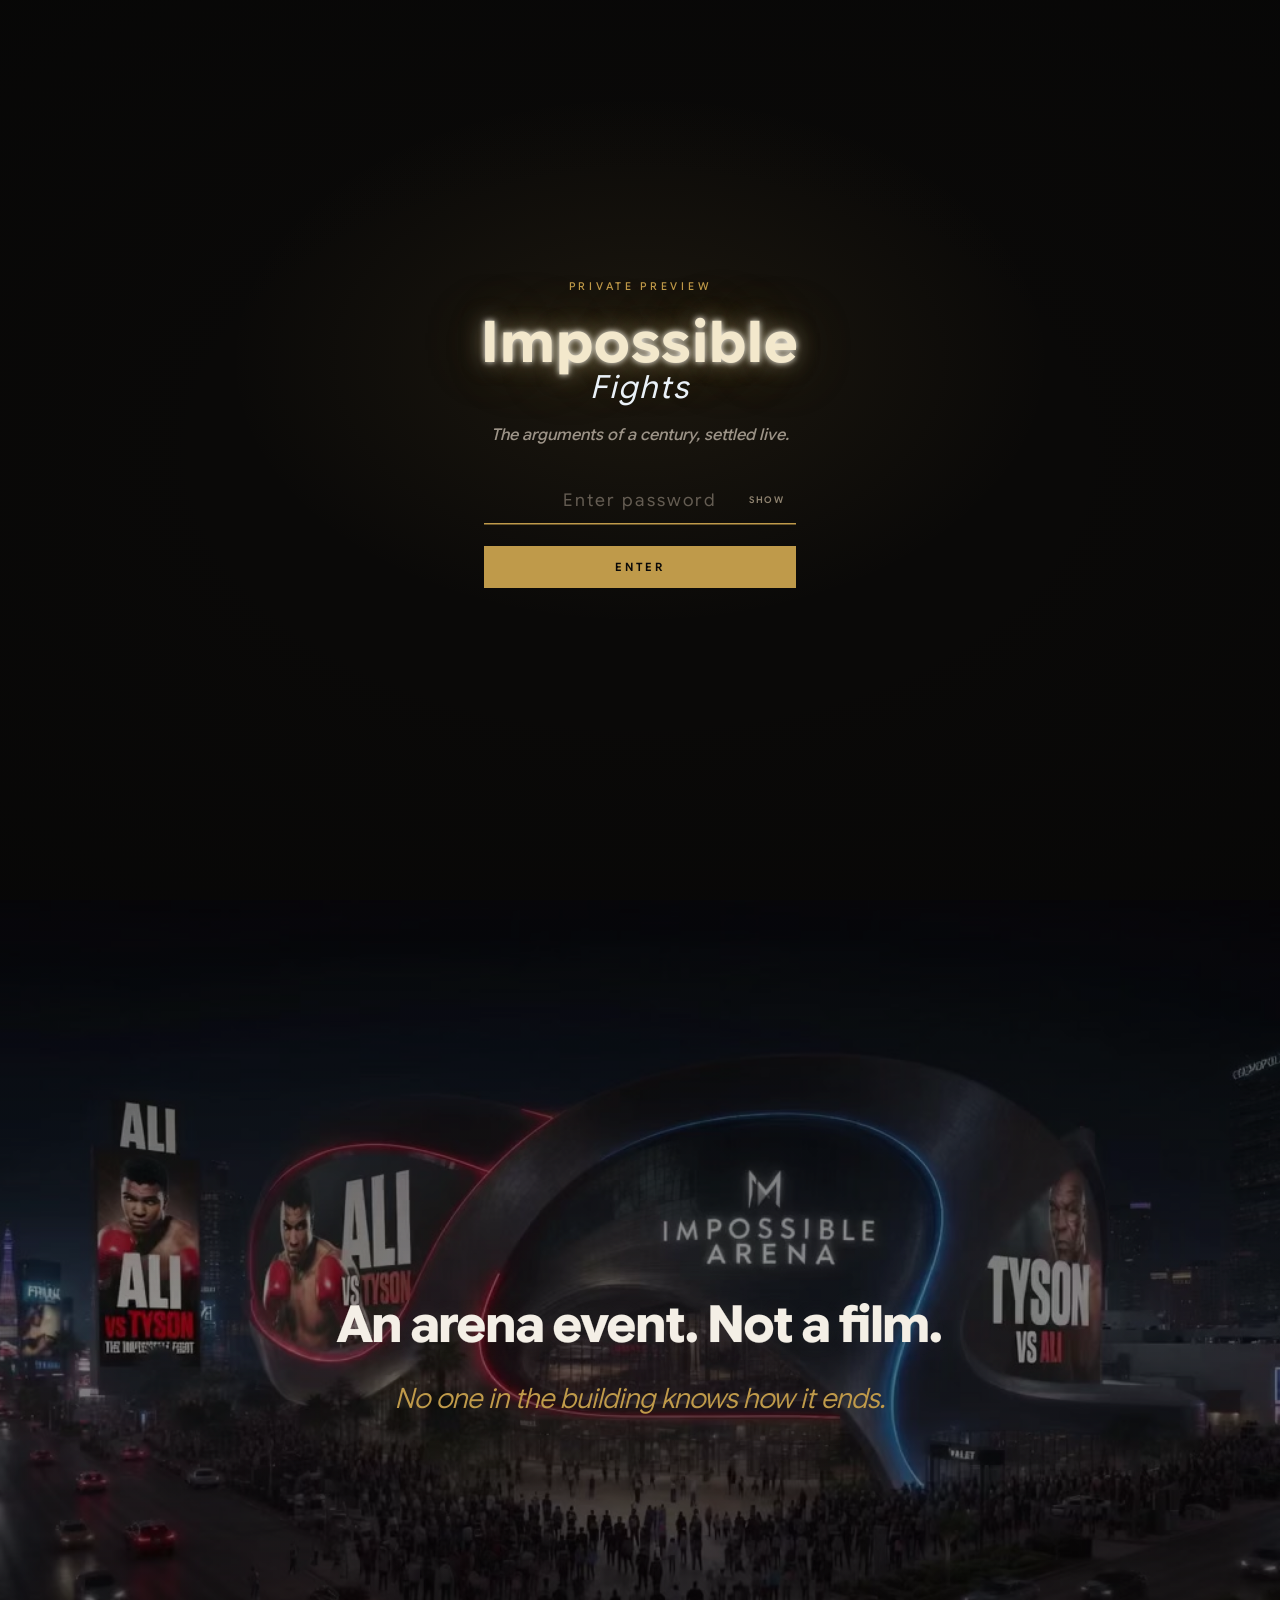
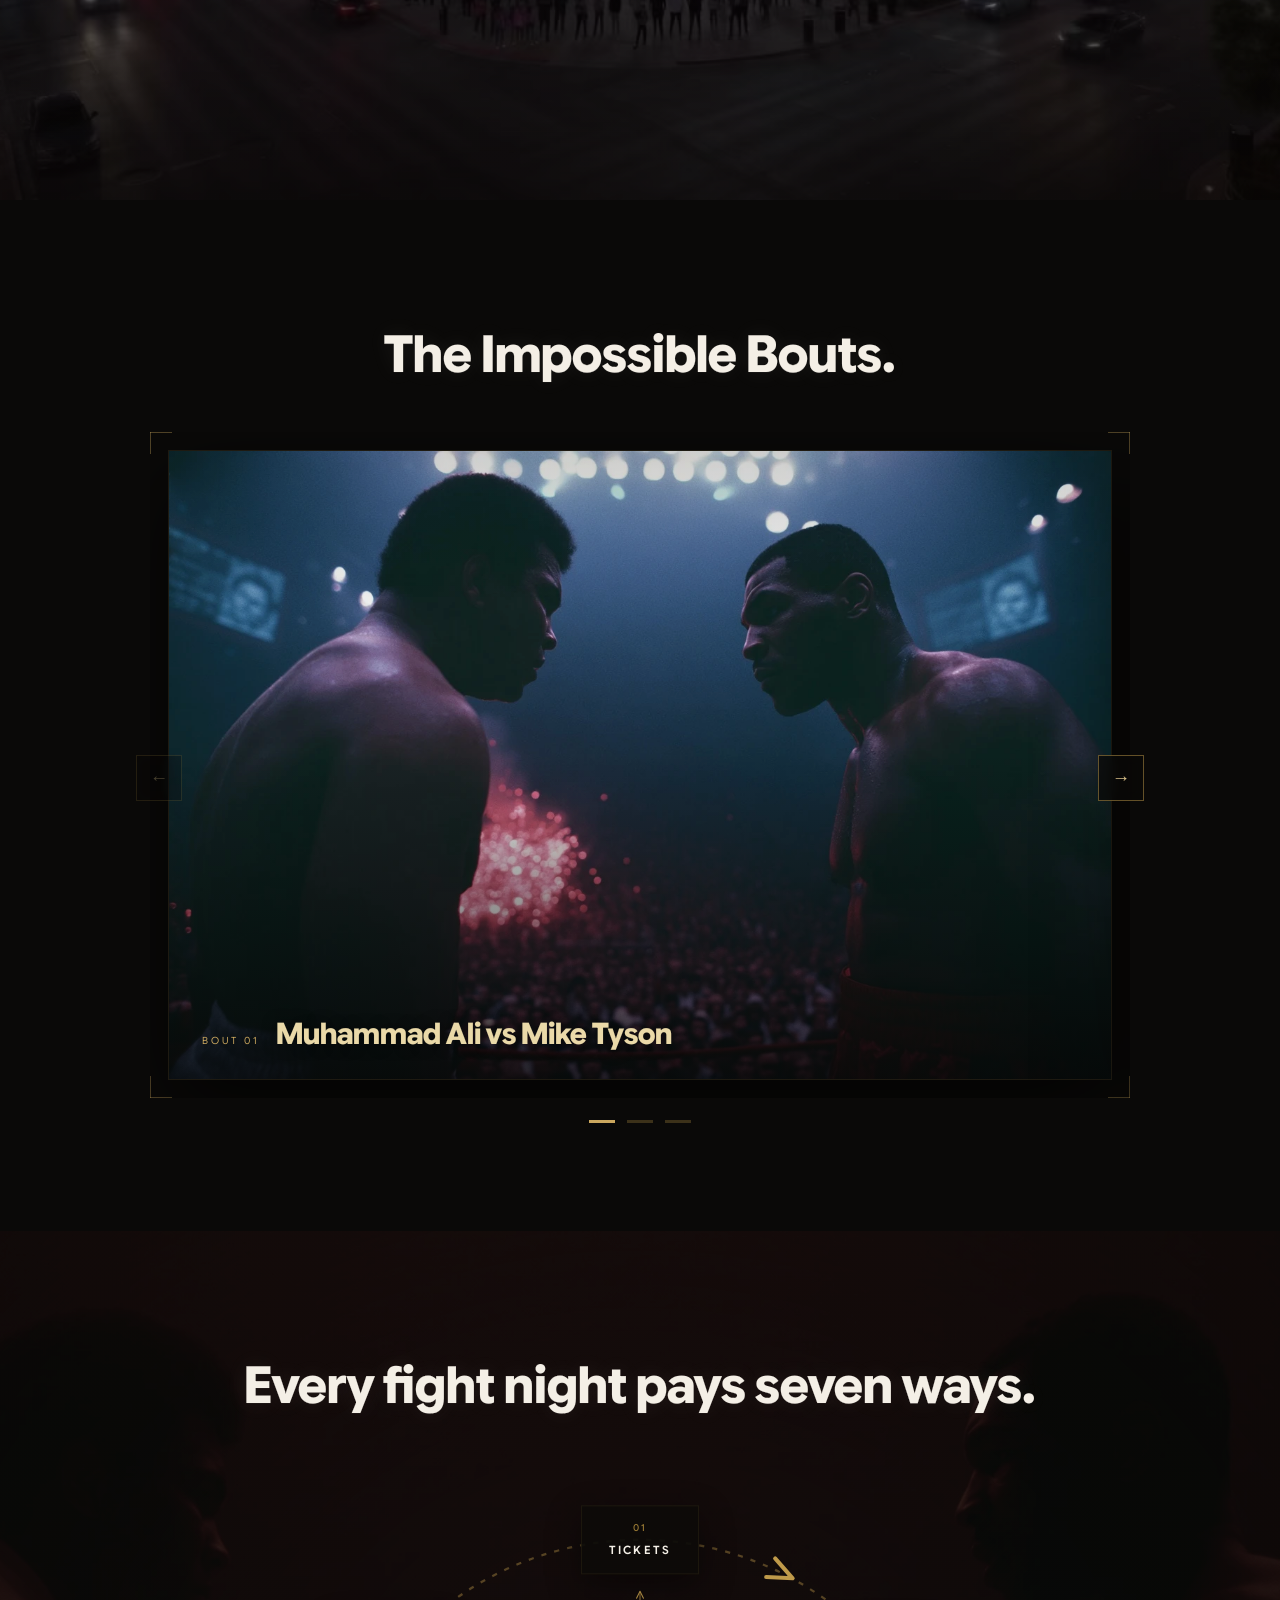
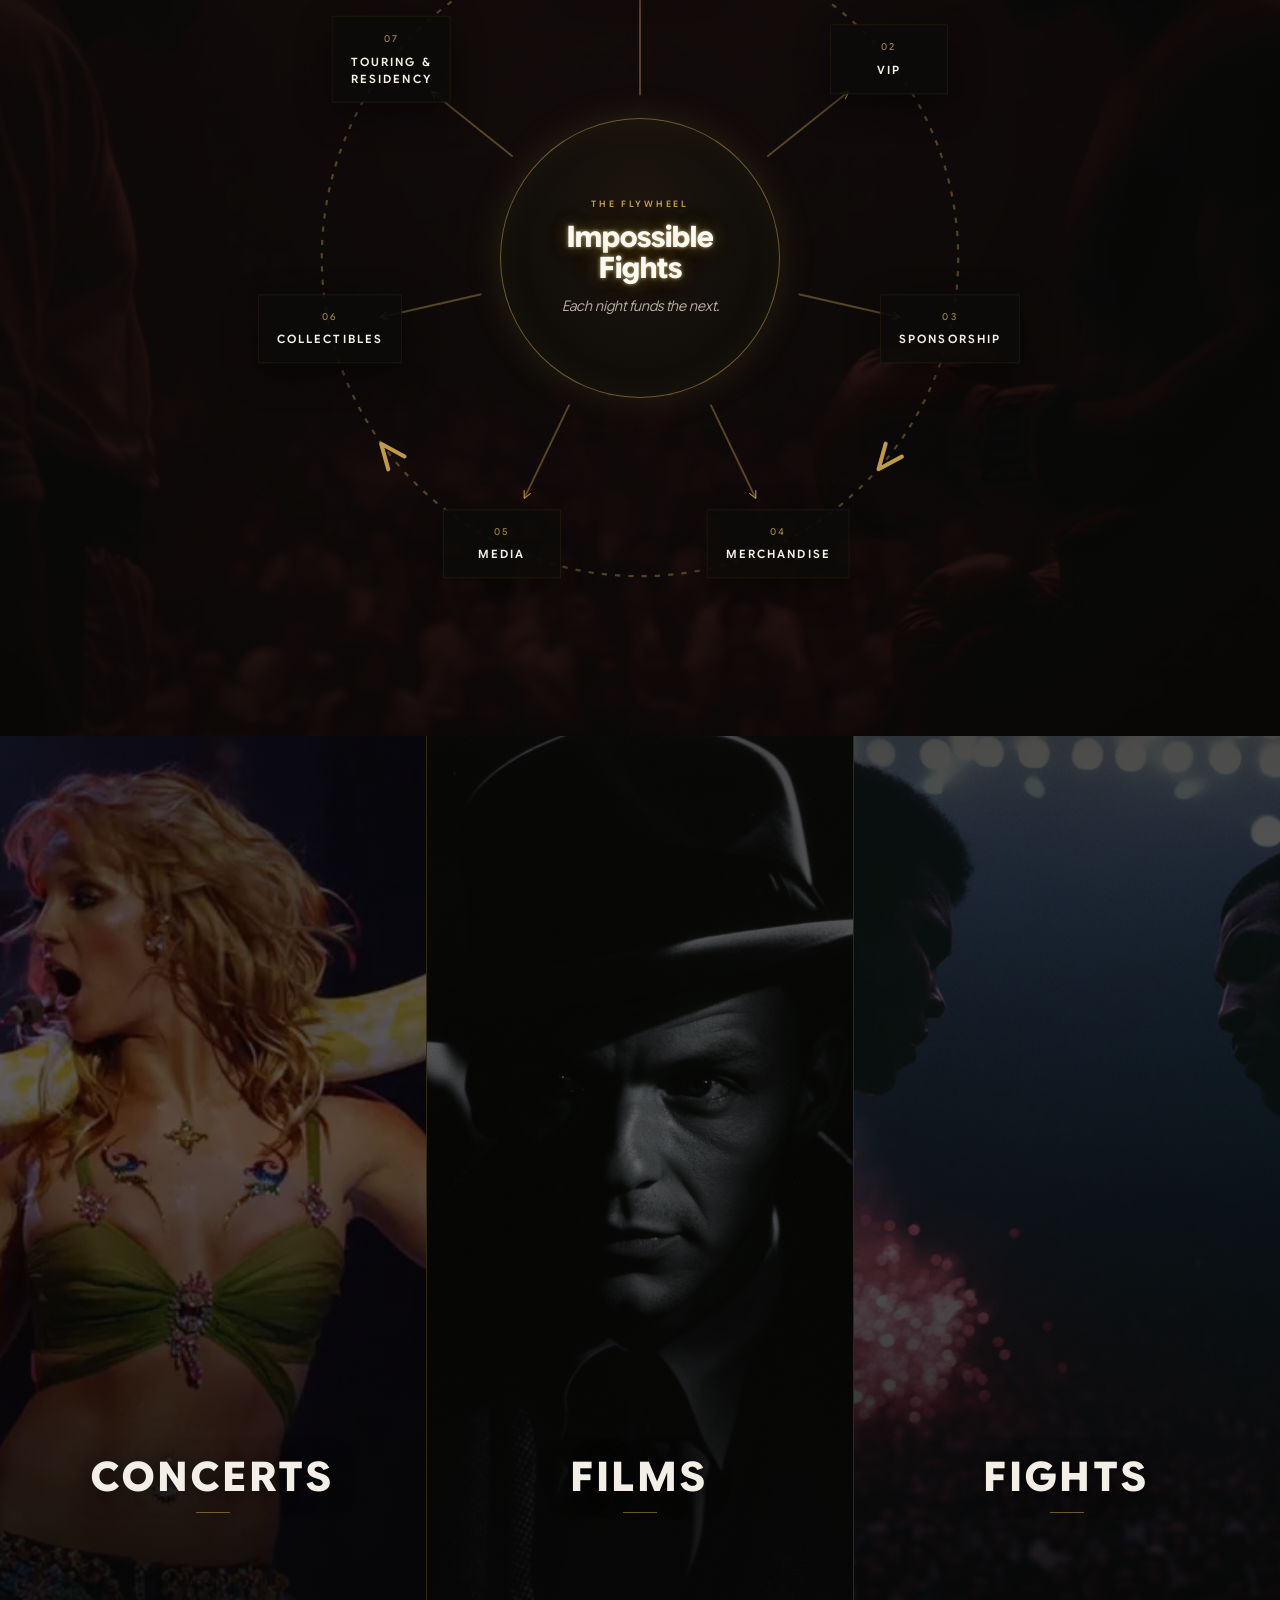
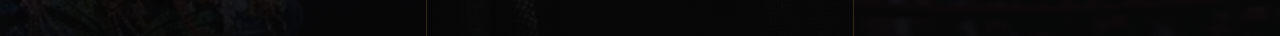
<file: fights/index.html>
<!DOCTYPE html>
<html lang="en">
<head>
<meta charset="utf-8">
<meta name="viewport" content="width=device-width, initial-scale=1, viewport-fit=cover">
<meta name="robots" content="noindex">
<title>Impossible Fights</title>
<link rel="icon" href="data:image/svg+xml,%3Csvg xmlns='http://www.w3.org/2000/svg' viewBox='0 0 64 64'%3E%3Crect width='64' height='64' fill='%230A0908'/%3E%3Ccircle cx='32' cy='32' r='13' fill='none' stroke='%23BF9A4A' stroke-width='3'/%3E%3C/svg%3E">
<link rel="preload" href="/assets/fonts/google-sans-flex/static/GoogleSansFlex_24pt-Regular.ttf" as="font" type="font/ttf" crossorigin>
<link rel="preload" href="/assets/fonts/google-sans-flex/static/GoogleSansFlex_24pt-SemiBold.ttf" as="font" type="font/ttf" crossorigin>
<link rel="preload" href="/assets/fonts/google-sans-flex/static/GoogleSansFlex_120pt-Bold.ttf" as="font" type="font/ttf" crossorigin>
<link rel="stylesheet" href="/_ds/impossible-moments-design-system-f55fdcb8-4b8e-49ff-8847-4fd1edd9ade8/tokens/fonts.css">
<link rel="stylesheet" href="/_ds/impossible-moments-design-system-f55fdcb8-4b8e-49ff-8847-4fd1edd9ade8/tokens/colors.css">
<link rel="stylesheet" href="/_ds/impossible-moments-design-system-f55fdcb8-4b8e-49ff-8847-4fd1edd9ade8/tokens/typography.css">
<script>document.documentElement.classList.add('js');</script>
<style>
  /* ============================================================
     Impossible Fights — self-contained page styles.
     Effects / base tokens inlined from the IM design system so no
     runtime bundle is required. Class prefix: imfi-.
     Hero video + optional Rumble score; both gated behind the
     password unlock.
     ============================================================ */
  :root {
    --im-shadow-lg: 0 30px 80px rgba(0, 0, 0, 0.65);
    --im-glow-gilt-sm: 0 0 14px rgba(191, 154, 74, 0.2), 0 0 36px rgba(191, 154, 74, 0.1);
    --im-neon-text: 0 0 6px var(--im-filament), 0 0 18px rgba(234, 217, 168, 0.6), 0 0 48px rgba(191, 154, 74, 0.45), 0 0 110px rgba(191, 154, 74, 0.22);
    --im-neon-text-soft: 0 0 4px rgba(234, 217, 168, 0.7), 0 0 16px rgba(191, 154, 74, 0.4), 0 0 44px rgba(191, 154, 74, 0.18);
    --im-lumen-text: 0 0 6px var(--im-filament), 0 0 20px rgba(210, 222, 236, 0.6), 0 0 56px rgba(174, 192, 214, 0.4);
    --im-vignette: radial-gradient(ellipse 78% 68% at 50% 42%, transparent 0%, rgba(10,9,8,0.4) 60%, rgba(6,6,6,0.9) 100%);
    --im-spot: radial-gradient(ellipse 60% 55% at 50% 32%, rgba(191,154,74,0.1) 0%, transparent 62%);
    --im-grain: url("data:image/svg+xml,%3Csvg viewBox='0 0 256 256' xmlns='http://www.w3.org/2000/svg'%3E%3Cfilter id='n'%3E%3CfeTurbulence type='fractalNoise' baseFrequency='0.9' numOctaves='4' stitchTiles='stitch'/%3E%3C/filter%3E%3Crect width='100%25' height='100%25' filter='url(%23n)'/%3E%3C/svg%3E");
    --im-grain-opacity: 0.03;
    --im-mark-len: 14px;
    --im-mark-weight: 1px;
    --im-mark-color: var(--im-gilt-500);
    --im-ease: cubic-bezier(0.22, 0.61, 0.36, 1);
    --im-dur-fast: 0.25s;
    --im-dur: 0.4s;
    --im-dur-slow: 0.9s;
    --im-radius-sm: 4px;
    --im-control-h-lg: 56px;
  }

  *, *::before, *::after { box-sizing: border-box; }

  html {
    -webkit-font-smoothing: antialiased;
    -moz-osx-font-smoothing: grayscale;
    font-optical-sizing: auto;
    text-rendering: optimizeLegibility;
    scrollbar-width: thin;
    scrollbar-color: var(--im-gilt-600) var(--im-noir-900);
    scroll-behavior: smooth;
  }
  body {
    margin: 0;
    background: var(--im-noir-900);
    color: var(--im-ivory-200);
    font-family: var(--im-font-serif);
    font-weight: 430;
    font-size: 1.0625rem;
    line-height: 1.68;
    -webkit-text-size-adjust: 100%;
  }
  ::selection { background: rgba(196, 148, 60, 0.3); color: var(--im-ivory-100); }
  ::-webkit-scrollbar { width: 4px; height: 4px; }
  ::-webkit-scrollbar-track { background: var(--im-noir-900); }
  ::-webkit-scrollbar-thumb { background: var(--im-gilt-600); border-radius: 2px; }

  /* ---- Atmospheric overlays ---- */
  .im-grain { position: fixed; inset: 0; pointer-events: none; z-index: 9000; overflow: hidden; }
  .im-grain::after {
    content: ''; position: absolute; inset: -150%; width: 400%; height: 400%;
    background-image: var(--im-grain); background-size: 200px 200px;
    opacity: var(--im-grain-opacity); animation: im-grain-drift 6s steps(8) infinite;
  }
  .im-vignette { position: fixed; inset: 0; pointer-events: none; z-index: 1; background: var(--im-vignette); }

  /* ---- Marquee / lumen text ---- */
  .im-neon { color: var(--im-filament); text-shadow: var(--im-neon-text); }
  .im-lumen { color: var(--im-filament); text-shadow: var(--im-lumen-text); }

  /* ---- Registration / crop-mark frame ---- */
  .im-frame {
    --_l: var(--im-mark-len);
    --_w: var(--im-mark-weight);
    --_c: var(--im-mark-color);
    background:
      linear-gradient(var(--_c) 0 0) 0 0 / var(--_l) var(--_w) no-repeat,
      linear-gradient(var(--_c) 0 0) 0 0 / var(--_w) var(--_l) no-repeat,
      linear-gradient(var(--_c) 0 0) 100% 0 / var(--_l) var(--_w) no-repeat,
      linear-gradient(var(--_c) 0 0) 100% 0 / var(--_w) var(--_l) no-repeat,
      linear-gradient(var(--_c) 0 0) 0 100% / var(--_l) var(--_w) no-repeat,
      linear-gradient(var(--_c) 0 0) 0 100% / var(--_w) var(--_l) no-repeat,
      linear-gradient(var(--_c) 0 0) 100% 100% / var(--_l) var(--_w) no-repeat,
      linear-gradient(var(--_c) 0 0) 100% 100% / var(--_w) var(--_l) no-repeat;
  }

  /* ---- Marker (the archival mono timecode label) ---- */
  .im-marker {
    font-family: var(--im-font-mono);
    font-weight: 400;
    font-size: 0.7rem;
    letter-spacing: 0.24em;
    text-transform: uppercase;
    display: inline-flex;
    align-items: center;
    gap: 0.7em;
    color: var(--im-ivory-400);
    line-height: 1.2;
    white-space: nowrap;
  }
  .im-marker--lumen { color: var(--im-lumen-300); }
  .im-marker--sm { font-size: 0.62rem; letter-spacing: 0.2em; }
  .im-marker__idx { color: var(--im-gilt-500); }
  .im-marker--lumen .im-marker__idx { color: inherit; }
  .im-marker__dot { width: 4px; height: 4px; border-radius: 50%; background: currentColor; flex-shrink: 0; }

  /* ---- Button ---- */
  .im-btn {
    font-family: var(--im-font-sans);
    font-weight: 500;
    letter-spacing: 0.18em;
    text-transform: uppercase;
    display: inline-flex;
    align-items: center;
    justify-content: center;
    gap: 0.6em;
    border: 1px solid transparent;
    border-radius: var(--im-radius-sm);
    cursor: pointer;
    text-decoration: none;
    white-space: nowrap;
    transition: background var(--im-dur) var(--im-ease),
                color var(--im-dur) var(--im-ease),
                border-color var(--im-dur) var(--im-ease),
                box-shadow var(--im-dur) var(--im-ease),
                transform var(--im-dur-fast) var(--im-ease);
    -webkit-tap-highlight-color: transparent;
  }
  .im-btn:focus-visible { outline: none; box-shadow: 0 0 0 2px var(--im-noir-900), 0 0 0 4px rgba(203, 167, 94, 0.55); }
  .im-btn:active { transform: translateY(1px); }
  .im-btn--lg { height: var(--im-control-h-lg); padding: 0 40px; font-size: 0.8rem; letter-spacing: 0.22em; }
  .im-btn--primary { background: var(--im-gilt-500); color: var(--im-noir-950); }
  .im-btn--primary:hover { background: var(--im-gilt-400); box-shadow: var(--im-glow-gilt-sm); }
  .im-btn--primary:active { background: var(--im-gilt-600); }

  /* ---- Section grammar ---- */
  .imfi-section {
    position: relative;
    padding: clamp(80px, 12vh, 160px) max(40px, 6vw);
    overflow: hidden;
  }
  /* Short sections still command a full screen: center content in a viewport-height room. */
  @media (min-width: 901px) {
    .imfi-section {
      min-height: 100svh;
      box-sizing: border-box;
      display: flex;
      flex-direction: column;
      justify-content: center;
    }
  }
  @media (max-width: 900px) {
    .imfi-section {
      min-height: 72svh;
      box-sizing: border-box;
      display: flex;
      flex-direction: column;
      justify-content: center;
    }
  }
  /* Flex + auto side margins shrink children to fit-content; restore full width (max-widths still cap). */
  .imfi-section > * { width: 100%; box-sizing: border-box; }
  .imfi-section > .imfi-flywheel { width: min(740px, 100%); }
  .imfi-section-bg {
    position: absolute;
    inset: 0;
    z-index: 0;
    width: 100%;
    height: 100%;
    object-fit: cover;
    object-position: center 40%;
    filter: brightness(0.72) saturate(1.04);
  }
  .imfi-section-bg-overlay {
    position: absolute;
    inset: 0;
    z-index: 1;
    background: linear-gradient(180deg, rgba(10,7,6,0.78) 0%, rgba(10,7,6,0.6) 46%, rgba(10,7,6,0.85) 100%);
  }
  .imfi-section-head {
    position: relative;
    z-index: 2;
    max-width: 1140px;
    margin: 0 auto;
    text-align: center;
    display: flex;
    flex-direction: column;
    align-items: center;
  }
  .imfi-h2 {
    font-family: var(--im-font-display);
    font-weight: 400;
    font-size: clamp(2rem, 4vw, 3.3rem);
    line-height: 1.14;
    color: var(--im-ivory-100);
    max-width: 980px;
    margin: 18px 0 0;
    text-wrap: balance;
  }
  .imfi-deck {
    font-family: var(--im-font-display);
    font-style: italic;
    font-weight: 400;
    font-size: clamp(1.3rem, 2.2vw, 1.9rem);
    color: var(--im-gilt-500);
    margin: 20px 0 0;
    text-wrap: balance;
  }
  .imfi-body {
    font-family: var(--im-font-serif);
    font-weight: 400;
    font-size: clamp(1.15rem, 1.7vw, 1.4rem);
    line-height: 1.8;
    color: var(--im-ivory-400);
    max-width: 780px;
    margin: 28px auto 0;
    text-align: center;
    text-wrap: pretty;
  }
  @media (min-width: 901px) {
    .imfi-h2 {
      font-weight: 650;
      -webkit-text-stroke: 0.14px currentColor;
      paint-order: stroke fill;
      text-shadow: 0 1px 0 rgba(255,255,255,0.04), 0 0 22px rgba(244,239,230,0.08);
    }
  }

  /* ---- The Launch Slate: full-width film-still frames ---- */
  .imfi-carousel {
    position: relative;
    z-index: 2;
    max-width: 980px;
    width: 100%;
    margin: 48px auto 0;
  }
  .imfi-carousel__track {
    display: flex;
    overflow-x: auto;
    scroll-snap-type: x mandatory;
    scrollbar-width: none;
    -webkit-overflow-scrolling: touch;
    outline: none;
  }
  .imfi-carousel__track::-webkit-scrollbar { display: none; }
  .imfi-carousel__track:focus-visible { box-shadow: inset 0 0 0 2px rgba(203, 167, 94, 0.8); }
  .imfi-carousel__slide {
    flex: 0 0 100%;
    scroll-snap-align: center;
    scroll-snap-stop: always;
  }
  .imfi-carousel__arrow {
    position: absolute;
    top: 50%;
    transform: translateY(-50%);
    z-index: 3;
    width: 46px;
    height: 46px;
    display: none;
    align-items: center;
    justify-content: center;
    cursor: pointer;
    border: 1px solid rgba(191, 154, 74, 0.5);
    background: rgba(10, 9, 8, 0.72);
    color: var(--im-gilt-300);
    font-size: 1.15rem;
    line-height: 1;
    -webkit-backdrop-filter: blur(6px);
    backdrop-filter: blur(6px);
    transition: color 0.25s ease, border-color 0.25s ease, background-color 0.25s ease;
  }
  .imfi-carousel__arrow:hover,
  .imfi-carousel__arrow:focus-visible {
    color: var(--im-gilt-100);
    border-color: rgba(203, 167, 94, 0.8);
    background: rgba(20, 16, 11, 0.85);
    outline: none;
  }
  .imfi-carousel__arrow[disabled] { opacity: 0.3; cursor: default; }
  .imfi-carousel__arrow--prev { left: -14px; }
  .imfi-carousel__arrow--next { right: -14px; }
  @media (hover: hover) and (pointer: fine) and (min-width: 700px) {
    .imfi-carousel__arrow { display: flex; }
  }
  .imfi-carousel__dots {
    display: flex;
    justify-content: center;
    gap: 12px;
    margin-top: 22px;
  }
  .imfi-carousel__dot {
    width: 26px;
    height: 3px;
    padding: 0;
    border: 0;
    cursor: pointer;
    background: rgba(191, 154, 74, 0.28);
    transition: background-color 0.3s ease;
  }
  .imfi-carousel__dot.is-active { background: var(--im-gilt-400); }
  .imfi-still {
    --_pad: clamp(12px, 2.4vw, 18px);
    position: relative;
    margin: 0;
    padding: var(--_pad);
    --im-mark-len: 22px;
    --im-mark-color: var(--im-border-strong);
  }
  .imfi-still__media {
    position: relative;
    overflow: hidden;
    background: var(--im-noir-850);
    border: 1px solid var(--im-border-faint);
    box-shadow: var(--im-shadow-lg);
  }
  .imfi-still__img {
    display: block;
    width: 100%;
    height: auto;
    aspect-ratio: 3 / 2;
    object-fit: cover;
    filter: brightness(0.94) saturate(1.02);
  }
  .imfi-still__media::after {
    content: '';
    position: absolute;
    inset: 0;
    pointer-events: none;
    background: linear-gradient(180deg, rgba(6,6,6,0.14) 0%, transparent 26%, transparent 48%, rgba(6,6,6,0.82) 100%);
  }
  .imfi-still__credit {
    position: absolute;
    left: var(--_pad);
    right: var(--_pad);
    bottom: var(--_pad);
    z-index: 2;
    display: flex;
    flex-direction: column;
    align-items: flex-start;
    gap: 8px;
    padding: clamp(18px, 3vw, 30px) clamp(18px, 3.4vw, 34px);
    text-align: left;
  }
  .imfi-still__bout {
    display: flex;
    align-items: baseline;
    column-gap: 16px;
    row-gap: 4px;
    flex-wrap: wrap;
  }
  .imfi-still__no {
    font-family: var(--im-font-mono);
    font-weight: 400;
    font-size: 0.62rem;
    letter-spacing: 0.3em;
    text-transform: uppercase;
    color: var(--im-gilt-400);
  }
  .imfi-still__name {
    font-family: var(--im-font-display);
    font-weight: 600;
    font-size: clamp(1.3rem, 2.4vw, 1.85rem);
    line-height: 1.14;
    color: var(--im-gilt-200);
    text-wrap: balance;
    text-shadow: 0 1px 14px rgba(6,6,6,0.6);
  }
  @media (min-width: 901px) {
    .imfi-still__name {
      font-weight: 650;
      -webkit-text-stroke: 0.14px currentColor;
      paint-order: stroke fill;
    }
  }
  @media (max-width: 640px) {
    .imfi-still__credit { position: static; padding: 16px 2px 2px; }
    .imfi-still__media::after {
      background: linear-gradient(180deg, rgba(6,6,6,0.12) 0%, transparent 30%, transparent 72%, rgba(6,6,6,0.3) 100%);
    }
    .imfi-still__name { color: var(--im-gilt-300); text-shadow: none; }
  }

  /* ---- Hero + closing full-bleeds ---- */
  .imfi-fullbleed {
    position: relative;
    min-height: 100vh;
    min-height: 100svh;
    display: flex;
    flex-direction: column;
    align-items: center;
    justify-content: center;
    text-align: center;
    overflow: hidden;
    padding: 120px 24px;
  }
  .imfi-hero-bg {
    position: absolute;
    inset: 0;
    z-index: 0;
    background:
      radial-gradient(ellipse 64% 50% at 50% 38%, rgba(191,154,74,0.13) 0%, transparent 62%),
      linear-gradient(180deg, var(--im-noir-950) 0%, var(--im-noir-900) 52%, var(--im-noir-950) 100%);
  }
  .imfi-hero-video {
    position: absolute;
    inset: 0;
    z-index: 0;
    width: 100%;
    height: 100%;
    object-fit: cover;
    filter: brightness(0.7) saturate(1.02);
  }
  .imfi-overlay-spot { position: absolute; inset: 0; z-index: 1; background: var(--im-spot); }
  .imfi-overlay-vignette {
    position: absolute;
    inset: 0;
    z-index: 1;
    background: radial-gradient(ellipse 72% 72% at 50% 46%, transparent 0%, rgba(10,9,8,0.35) 66%, rgba(6,6,6,0.7) 100%);
  }
  .imfi-corner-frame { position: absolute; z-index: 2; inset: 26px; --im-mark-len: 22px; --im-mark-color: var(--im-border-strong); pointer-events: none; }

  .imfi-hero-stack { position: relative; z-index: 3; display: flex; flex-direction: column; align-items: center; }
  .imfi-wordmark { margin: 0; display: flex; flex-direction: column; align-items: center; gap: 2px; }
  .imfi-wordmark__1 {
    font-family: var(--im-font-display);
    font-weight: 700;
    line-height: 0.84;
    letter-spacing: 0.02em;
    font-size: clamp(3.4rem, 11vw, 10rem);
    color: var(--im-gilt-100);
    animation: im-marquee-breathe 7s ease-in-out infinite;
  }
  .imfi-wordmark__2 {
    font-family: var(--im-font-display);
    font-weight: 400;
    font-style: italic;
    font-size: clamp(2rem, 6vw, 5.4rem);
    letter-spacing: 0.06em;
    margin-top: 4px;
    color: var(--im-lumen-100);
  }
  .imfi-tagline {
    font-family: var(--im-font-display);
    font-style: italic;
    font-weight: 400;
    font-size: clamp(1.25rem, 2.1vw, 1.75rem);
    color: var(--im-ivory-200);
    margin: 30px 0 0;
    letter-spacing: 0.01em;
  }
  .imfi-hero-markers {
    position: absolute;
    z-index: 3;
    bottom: 38px;
    left: 0;
    right: 0;
    display: flex;
    gap: clamp(16px, 5vw, 56px);
    align-items: center;
    justify-content: center;
    flex-wrap: wrap;
    padding: 0 24px;
  }

  html.js [data-reveal] {
    opacity: 0;
    transform: translateY(28px);
    transition: opacity var(--im-dur-slow) var(--im-ease), transform var(--im-dur-slow) var(--im-ease);
  }
  html.js [data-reveal].is-visible { opacity: 1; transform: none; }
  html.js [data-reveal-group] > * {
    opacity: 0;
    transform: translateY(28px);
    transition: opacity var(--im-dur-slow) var(--im-ease), transform var(--im-dur-slow) var(--im-ease);
  }
  html.js [data-reveal-group].is-visible > * { opacity: 1; transform: none; }
  html.js [data-reveal-group].is-visible > *:nth-child(2) { transition-delay: 90ms; }
  html.js [data-reveal-group].is-visible > *:nth-child(3) { transition-delay: 180ms; }
  html.js [data-reveal-group].is-visible > *:nth-child(4) { transition-delay: 270ms; }
  html.js [data-reveal-group].is-visible > *:nth-child(5) { transition-delay: 360ms; }
  html.js [data-reveal-group].is-visible > *:nth-child(6) { transition-delay: 450ms; }
  html.js [data-reveal-group].is-visible > *:nth-child(7) { transition-delay: 540ms; }

  /* ---- Hero reveal stagger ---- */
  @keyframes imHeroRise {
    from { opacity: 0; transform: translate3d(0, 14px, 0); filter: blur(3px); }
    to { opacity: 1; transform: translate3d(0, 0, 0); filter: blur(0); }
  }
  html.js [data-hero-reveal] {
    opacity: 0;
    transform: translate3d(0, 14px, 0);
    filter: blur(3px);
  }
  html.js body.im-site-unlocked [data-hero-reveal] {
    animation: imHeroRise 820ms cubic-bezier(.22,1,.36,1) forwards;
    animation-delay: var(--hero-delay, 0ms);
  }

  /* ---- Keyframes ---- */
  @keyframes im-grain-drift {
    0% { transform: translate(0, 0); }
    25% { transform: translate(-8%, 4%); }
    50% { transform: translate(-3%, 12%); }
    75% { transform: translate(7%, 2%); }
    100% { transform: translate(0, 0); }
  }
  @keyframes im-marquee-breathe {
    0%, 100% { text-shadow: var(--im-neon-text); }
    50% { text-shadow: var(--im-neon-text-soft); }
  }

  /* ---- Reduced motion ---- */
  @media (prefers-reduced-motion: reduce) {
    *, *::before, *::after {
      animation-duration: 0.001ms !important;
      animation-iteration-count: 1 !important;
      scroll-behavior: auto !important;
      transition-duration: 0.001ms !important;
    }
    html.js [data-reveal],
    html.js [data-reveal-group] > * { opacity: 1; transform: none; transition: none; }
    html.js [data-hero-reveal],
    html.js body.im-site-unlocked [data-hero-reveal] { opacity: 1; transform: none; filter: none; animation: none; }
    .im-grain::after { animation: none !important; }
  }

  /* ---- Responsive ---- */
  @media (max-width: 640px) {
    .imfi-section { padding: clamp(72px, 11vh, 120px) 22px; }
    .imfi-hero-markers { flex-direction: column; gap: 10px; bottom: 68px; }
    .im-marker { flex-wrap: wrap; justify-content: center; max-width: 100%; row-gap: 6px; font-size: 0.6rem; letter-spacing: 0.18em; }
    .im-marker__text { white-space: normal; }
    .im-btn--lg { padding: 0 28px; }
  }

  /* ---- The Model: revenue flywheel ---- */
  .imfi-flywheel {
    position: relative;
    z-index: 2;
    width: min(740px, 100%);
    aspect-ratio: 1;
    margin: 72px auto 0;
  }
  .imfi-flywheel__ring { position: absolute; inset: 0; width: 100%; height: 100%; overflow: visible; }
  .imfi-flywheel__ring circle { fill: none; stroke: rgba(191, 154, 74, 0.4); stroke-width: 0.3; stroke-dasharray: 0.7 1.1; }
  .imfi-flywheel__ring path { fill: none; stroke: var(--im-gilt-500); stroke-width: 0.55; stroke-linecap: round; stroke-linejoin: round; }
  .imfi-flywheel__spokes line { stroke: rgba(191, 154, 74, 0.42); stroke-width: 0.26; }
  .imfi-flywheel__spin { transform-origin: 50% 50%; animation: imfi-flywheel-spin 80s linear infinite; }
  @keyframes imfi-flywheel-spin { to { transform: rotate(360deg); } }
  .imfi-flywheel__hub {
    position: absolute;
    top: 50%;
    left: 50%;
    transform: translate(-50%, -50%);
    width: clamp(200px, 38%, 280px);
    aspect-ratio: 1;
    border-radius: 50%;
    display: flex;
    flex-direction: column;
    align-items: center;
    justify-content: center;
    gap: 10px;
    text-align: center;
    padding: 24px;
    background: radial-gradient(ellipse at 50% 36%, rgba(30, 23, 14, 0.94), rgba(10, 9, 8, 0.97));
    border: 1px solid rgba(191, 154, 74, 0.55);
    box-shadow: 0 0 36px rgba(191, 154, 74, 0.15), inset 0 0 34px rgba(191, 154, 74, 0.07);
  }
  .imfi-flywheel__hub-kicker {
    font-family: var(--im-font-sans);
    font-weight: 600;
    font-size: 0.56rem;
    letter-spacing: 0.3em;
    text-transform: uppercase;
    color: var(--im-gilt-500);
  }
  .imfi-flywheel__hub-name {
    font-family: var(--im-font-display);
    font-weight: 700;
    font-size: clamp(1.35rem, 2.4vw, 1.85rem);
    line-height: 1.04;
    color: var(--im-filament);
    text-shadow: var(--im-neon-text-soft);
  }
  .imfi-flywheel__hub-sub {
    font-family: var(--im-font-display);
    font-style: italic;
    font-weight: 400;
    font-size: clamp(0.84rem, 1.15vw, 0.98rem);
    color: var(--im-ivory-400);
  }
  .imfi-flywheel__node {
    position: absolute;
    top: var(--fy);
    left: var(--fx);
    transform: translate(-50%, -50%);
    display: flex;
    flex-direction: column;
    align-items: center;
    gap: 6px;
    text-align: center;
    background: rgba(13, 11, 9, 0.92);
    border: 1px solid var(--im-border-faint);
    padding: 14px 18px;
    min-width: 118px;
    box-shadow: 0 12px 34px rgba(0, 0, 0, 0.45);
    transition: border-color 0.35s ease, box-shadow 0.35s ease;
  }
  .imfi-flywheel__node:hover { border-color: rgba(203, 167, 94, 0.6); box-shadow: 0 12px 34px rgba(0, 0, 0, 0.45), var(--im-glow-gilt-sm); }
  .imfi-flywheel__no {
    font-family: var(--im-font-mono, ui-monospace, monospace);
    font-size: 0.6rem;
    letter-spacing: 0.22em;
    color: var(--im-gilt-600);
  }
  .imfi-flywheel__name {
    font-family: var(--im-font-sans);
    font-weight: 600;
    font-size: 0.72rem;
    letter-spacing: 0.18em;
    text-transform: uppercase;
    line-height: 1.5;
    color: var(--im-ivory-100);
    white-space: nowrap;
  }
  @media (max-width: 720px) {
    .imfi-flywheel { aspect-ratio: auto; display: grid; grid-template-columns: 1fr 1fr; gap: 10px; margin-top: 52px; }
    .imfi-flywheel__ring { display: none; }
    .imfi-flywheel__hub { position: static; transform: none; width: 100%; aspect-ratio: auto; border-radius: 0; grid-column: 1 / -1; padding: 28px 18px; }
    .imfi-flywheel__node { position: static; transform: none; min-width: 0; padding: 14px 10px; }
    .imfi-flywheel__name { white-space: normal; }
    .imfi-flywheel__name br { display: none; }
    .imfi-flywheel__node--tour { display: none; }
  }

  /* ---- The triptych ending (ported from /platform) ---- */
  .plat-triptych {
    --plat-ease: cubic-bezier(0.22, 1, 0.36, 1);
    display: flex;
    width: 100%;
    height: 100vh;
    height: 100svh;
  }
  .plat-panel {
    position: relative;
    flex: 1 1 0;
    min-width: 0;
    min-height: 0;
    display: flex;
    align-items: flex-end;
    justify-content: center;
    overflow: hidden;
    text-decoration: none;
    outline: none;
    border-left: 1px solid rgba(191, 154, 74, 0.22);
    transition: flex-grow 0.85s var(--plat-ease);
  }
  .plat-panel:first-child { border-left: 0; }
  .plat-panel__img {
    position: absolute;
    inset: 0;
    z-index: 0;
    width: 100%;
    height: 100%;
    object-fit: cover;
    filter: brightness(0.48) saturate(0.92);
    transform: scale(1.02);
    transition: filter 0.9s var(--plat-ease), transform 1.3s var(--plat-ease);
  }
  .plat-panel__shade {
    position: absolute;
    inset: 0;
    z-index: 1;
    background: linear-gradient(180deg, rgba(10,9,8,0.42) 0%, rgba(10,9,8,0.18) 45%, rgba(6,6,6,0.88) 100%);
    transition: opacity 0.9s var(--plat-ease);
  }
  .plat-panel__stack {
    position: relative;
    z-index: 2;
    display: flex;
    flex-direction: column;
    align-items: center;
    gap: 14px;
    padding: 0 18px clamp(48px, 9vh, 96px);
    width: 100%;
    text-align: center;
  }
  .plat-panel__label {
    font-family: var(--im-font-display);
    font-weight: 700;
    font-size: clamp(1.5rem, 3.2vw, 3.1rem);
    line-height: 1;
    letter-spacing: 0.1em;
    text-transform: uppercase;
    color: var(--im-ivory-100);
    text-shadow: 0 2px 24px rgba(0,0,0,0.65);
    white-space: nowrap;
    transition: letter-spacing 0.85s var(--plat-ease), color 0.6s var(--plat-ease), text-shadow 0.6s var(--plat-ease);
  }
  .plat-panel__rule {
    width: 34px;
    height: 1px;
    background: var(--im-gilt-500);
    opacity: 0.55;
    transition: width 0.85s var(--plat-ease), opacity 0.6s var(--plat-ease);
  }
  .plat-panel__sub {
    font-family: var(--im-font-display);
    font-style: italic;
    font-weight: 400;
    font-size: clamp(0.95rem, 1.3vw, 1.2rem);
    color: var(--im-ivory-200);
    margin: 0;
    max-width: 34ch;
    opacity: 0;
    transform: translateY(10px);
    transition: opacity 0.7s var(--plat-ease), transform 0.7s var(--plat-ease);
  }
  .plat-panel__enter {
    font-family: var(--im-font-sans);
    font-weight: 600;
    font-size: 0.6rem;
    letter-spacing: 0.24em;
    text-transform: uppercase;
    color: var(--im-gilt-400);
    border: 1px solid rgba(191, 154, 74, 0.5);
    padding: 9px 18px;
    margin-top: 6px;
    opacity: 0;
    transform: translateY(10px);
    transition: opacity 0.7s var(--plat-ease) 0.08s, transform 0.7s var(--plat-ease) 0.08s, background 0.35s ease, color 0.35s ease;
  }
  .plat-panel.is-active { flex-grow: 2.3; }
  .plat-panel.is-active .plat-panel__img { filter: brightness(0.78) saturate(1.05); transform: scale(1.07); }
  .plat-panel.is-active .plat-panel__shade { opacity: 0.85; }
  .plat-panel.is-active .plat-panel__label { letter-spacing: 0.22em; color: var(--im-gilt-100); text-shadow: 0 0 6px rgba(255,251,242,0.55), 0 0 26px rgba(234,217,168,0.4), 0 2px 24px rgba(0,0,0,0.65); }
  .plat-panel.is-active .plat-panel__rule { width: 72px; opacity: 1; }
  .plat-panel.is-active .plat-panel__sub,
  .plat-panel.is-active .plat-panel__enter { opacity: 1; transform: translateY(0); }
  .plat-panel.is-active .plat-panel__enter:hover { background: var(--im-gilt-500); color: #0A0908; }
  html:not(.js) .plat-panel:hover { flex-grow: 2.3; }
  html:not(.js) .plat-panel:hover .plat-panel__sub,
  html:not(.js) .plat-panel:hover .plat-panel__enter { opacity: 1; transform: translateY(0); }
  .plat-panel:focus-visible { box-shadow: inset 0 0 0 2px rgba(203, 167, 94, 0.8); }
  html.js .plat-panel { opacity: 0; transform: translateY(26px); }
  html.js .plat-panel.is-in {
    opacity: 1;
    transform: translateY(0);
    transition: opacity 0.9s var(--plat-ease), transform 0.9s var(--plat-ease), flex-grow 0.85s var(--plat-ease);
  }
  @media (max-width: 820px) {
    .plat-triptych { flex-direction: column; }
    .plat-panel__img { filter: brightness(0.62) saturate(0.96); }
    .plat-panel { border-left: 0; border-top: 1px solid rgba(191, 154, 74, 0.22); }
    .plat-panel:first-child { border-top: 0; }
    .plat-panel__stack { padding-bottom: clamp(26px, 5vh, 48px); }
    .plat-panel__label { font-size: clamp(1.6rem, 8vw, 2.4rem); }
    .plat-panel.is-active { flex-grow: 2.1; }
  }
  @media (prefers-reduced-motion: reduce) {
    .plat-panel, .plat-panel__img, .plat-panel__label, .plat-panel__rule, .plat-panel__sub, .plat-panel__enter { transition: none !important; }
    html.js .plat-panel { opacity: 1; transform: none; }
    .imfi-flywheel__spin { animation: none; }
  }
</style>
</head>
<body>

<!-- ============ SITE PASSWORD GATE ============ -->
<div id="im-site-gate" role="dialog" aria-modal="true" aria-label="Enter password to view the site">
  <div class="imsg-bg"></div>
  <form class="imsg-inner" id="imsg-form" autocomplete="off">
    <div class="imsg-mark">Private Preview</div>
    <h1 class="imsg-logo"><span class="imsg-logo-1">Impossible</span><span class="imsg-logo-2">Fights</span></h1>
    <p class="imsg-sub">The arguments of a century, settled live.</p>
    <div class="imsg-password-row" id="imsg-password-row">
      <input id="imsg-input" class="imsg-input" type="password" placeholder="Enter password" autocomplete="off" autocapitalize="off" autocorrect="off" spellcheck="false" aria-label="Password">
      <button class="imsg-toggle" id="imsg-toggle" type="button" aria-label="Show password" aria-controls="imsg-input" aria-pressed="false">Show</button>
    </div>
    <button class="imsg-btn" type="submit">Enter</button>
    <div class="imsg-err" id="imsg-err" aria-live="polite"></div>
  </form>
</div>
<style>
  #im-site-gate {
    position: fixed; inset: 0; z-index: 2147483000;
    display: flex; align-items: center; justify-content: center;
    background: #0A0908; color: #E7DFD2;
    font-family: 'Google Sans Flex', ui-sans-serif, system-ui, sans-serif;
    -webkit-font-smoothing: antialiased;
  }
  #im-site-gate.imsg-hidden { display: none; }
  #im-site-gate .imsg-bg {
    position: absolute; inset: 0; pointer-events: none;
    background:
      radial-gradient(ellipse 46% 42% at 50% 40%, rgba(191,154,74,0.10), transparent 70%),
      radial-gradient(ellipse 80% 70% at 50% 50%, transparent 40%, rgba(6,6,6,0.7) 100%);
  }
  #im-site-gate .imsg-inner {
    position: relative; z-index: 1;
    display: flex; flex-direction: column; align-items: center; text-align: center;
    gap: 18px; width: 360px; max-width: 86vw; padding: 24px;
  }
  #im-site-gate .imsg-mark {
    font-family: 'Google Sans Flex', ui-sans-serif, system-ui, sans-serif; font-weight: 500;
    font-size: 0.68rem; letter-spacing: 0.34em; text-transform: uppercase; color: #BF9A4A;
  }
  #im-site-gate .imsg-logo { margin: 4px 0 0; display: flex; flex-direction: column; align-items: center; gap: 2px; line-height: 0.9; }
  #im-site-gate .imsg-logo-1 {
    font-family: 'Google Sans Flex', ui-sans-serif, system-ui, sans-serif; font-weight: 700;
    font-size: clamp(2.6rem, 9vw, 3.6rem); letter-spacing: 0.02em; color: #F3E8CC;
    text-shadow: 0 0 6px #FFFBF2, 0 0 22px rgba(234,217,168,0.5), 0 0 60px rgba(191,154,74,0.35);
  }
  #im-site-gate .imsg-logo-2 {
    font-family: 'Google Sans Flex', ui-sans-serif, system-ui, sans-serif; font-style: italic; font-weight: 400;
    font-size: clamp(1.5rem, 5vw, 2rem); letter-spacing: 0.06em; color: #EAF1F8; margin-top: 2px;
  }
  #im-site-gate .imsg-sub { font-style: italic; font-size: 1.02rem; color: #9C9387; margin: 2px 0 10px; }
  #im-site-gate .imsg-password-row {
    position: relative; width: 100%; border-bottom: 1px solid rgba(191,154,74,0.38);
    transition: border-color .35s ease, box-shadow .35s ease;
  }
  #im-site-gate .imsg-input {
    width: 100%; box-sizing: border-box; background: transparent; border: none;
    padding: 12px 68px; text-align: center; color: #F4EFE6;
    font-family: 'Google Sans Flex', ui-sans-serif, system-ui, sans-serif; font-size: 1.1rem; letter-spacing: 0.16em;
    outline: none;
  }
  #im-site-gate .imsg-input::placeholder { color: #645C52; letter-spacing: 0.12em; }
  #im-site-gate .imsg-password-row:focus-within { border-bottom-color: #BF9A4A; box-shadow: 0 1px 0 0 rgba(191,154,74,0.5); }
  #im-site-gate .imsg-password-row.imsg-shake { animation: imsg-shake .4s ease; border-bottom-color: #C2564A; }
  #im-site-gate .imsg-toggle {
    position: absolute; top: 50%; right: 0; min-width: 58px; min-height: 36px;
    transform: translateY(-50%); cursor: pointer; border: 0; background: transparent;
    color: #8E826F; padding: 0 2px; font-family: 'Google Sans Flex', ui-sans-serif, system-ui, sans-serif;
    font-weight: 600; font-size: 0.58rem; letter-spacing: 0.18em; text-transform: uppercase;
    transition: color .25s ease, opacity .25s ease;
  }
  #im-site-gate .imsg-toggle:hover,
  #im-site-gate .imsg-toggle:focus-visible { color: #CBA75E; outline: none; }
  #im-site-gate .imsg-btn {
    width: 100%; margin-top: 4px; cursor: pointer; border: 1px solid #BF9A4A;
    background: #BF9A4A; color: #0A0908; padding: 13px;
    font-family: 'Google Sans Flex', ui-sans-serif, system-ui, sans-serif; font-weight: 600;
    font-size: 0.72rem; letter-spacing: 0.24em; text-transform: uppercase;
    transition: background .35s ease, color .35s ease, box-shadow .35s ease;
  }
  #im-site-gate .imsg-btn:hover { background: #CBA75E; box-shadow: 0 0 22px rgba(191,154,74,0.28); }
  #im-site-gate .imsg-err { min-height: 1.1rem; font-size: 0.82rem; letter-spacing: 0.04em; color: #C2564A; }
  @keyframes imsg-shake { 0%,100%{transform:translateX(0)} 20%{transform:translateX(-7px)} 40%{transform:translateX(7px)} 60%{transform:translateX(-5px)} 80%{transform:translateX(5px)} }
</style>
<script>
  (function () {
    var KEY = 'im_fights_authed', PW = 'wowcool';
    var gate = document.getElementById('im-site-gate');
    var form = document.getElementById('imsg-form');
    var input = document.getElementById('imsg-input');
    var inputRow = document.getElementById('imsg-password-row');
    var toggle = document.getElementById('imsg-toggle');
    var err = document.getElementById('imsg-err');
    var errTimer = null;
    function nudgeVideos() {
      try {
        var vids = document.querySelectorAll('video');
        for (var i = 0; i < vids.length; i++) {
          vids[i].muted = true;
          var p = vids[i].play();
          if (p && p.catch) p.catch(function () {});
        }
      } catch (e) {}
    }
    function unlock() {
      gate.classList.add('imsg-hidden');
      if (document.body) document.body.classList.add('im-site-unlocked');
      document.documentElement.style.overflow = '';
      nudgeVideos();
      try { window.__imfiUnlocked = true; document.dispatchEvent(new Event('imfi:unlock')); } catch (e) {}
    }
    try {
      if (sessionStorage.getItem(KEY) === '1') { unlock(); return; }
    } catch (e) {}
    document.documentElement.style.overflow = 'hidden';
    setTimeout(function () { try { input.focus(); } catch (e) {} }, 200);
    toggle.addEventListener('click', function () {
      var showing = input.type === 'text';
      input.type = showing ? 'password' : 'text';
      toggle.textContent = showing ? 'Show' : 'Hide';
      toggle.setAttribute('aria-label', showing ? 'Show password' : 'Hide password');
      toggle.setAttribute('aria-pressed', showing ? 'false' : 'true');
      input.focus();
    });
    form.addEventListener('submit', function (e) {
      e.preventDefault();
      if ((input.value || '').trim().toLowerCase() === PW) {
        try { sessionStorage.setItem(KEY, '1'); } catch (e) {}
        unlock();
      } else {
        if (errTimer) clearTimeout(errTimer);
        inputRow.classList.remove('imsg-shake');
        void inputRow.offsetWidth;
        err.textContent = 'Incorrect password';
        inputRow.classList.add('imsg-shake');
        input.value = '';
        errTimer = setTimeout(function () { inputRow.classList.remove('imsg-shake'); err.textContent = ''; }, 1600);
        input.focus();
      }
    });
  })();
</script>

<main style="position:relative; width:100%; overflow-x:hidden;">

<div class="im-grain" aria-hidden="true"></div>
<div class="im-vignette" aria-hidden="true"></div>

<!-- ============ SCORE (fights page only) ============ -->
<audio id="imfi-score" src="/assets/fights/rumble-score.mp3" loop preload="auto"></audio>
<a id="imfi-pdf-button" href="/assets/downloads/impossible-fights-desktop.pdf" download>Download PDF</a>
<button id="imfi-score-toggle" type="button" aria-pressed="false" aria-label="Toggle the score" title="Score">Score · Off</button>
<style>
  #imfi-pdf-button {
    position: fixed; top: 20px; right: 20px; z-index: 9000;
    display: inline-flex; align-items: center; justify-content: center;
    min-height: 36px; padding: 0 15px; cursor: pointer;
    border: 1px solid rgba(191,154,74,0.42); background: rgba(10,9,8,0.62);
    color: var(--im-ivory-200, #E7DFD2); text-decoration: none;
    font-family: var(--im-font-sans, 'Google Sans Flex', ui-sans-serif, system-ui, sans-serif);
    font-weight: 600; font-size: 0.66rem; letter-spacing: 0.22em; text-transform: uppercase;
    -webkit-backdrop-filter: blur(6px); backdrop-filter: blur(6px);
    box-shadow: inset 0 0 0 1px rgba(255,255,255,0.03);
    transition: color .25s ease, border-color .25s ease, background-color .25s ease, box-shadow .25s ease, transform .18s ease;
  }
  #imfi-pdf-button:hover,
  #imfi-pdf-button:focus-visible {
    color: var(--im-gilt-100, #F3E8CC);
    border-color: rgba(203,167,94,0.76);
    background: rgba(20,16,11,0.74);
    box-shadow: 0 0 18px rgba(191,154,74,0.16);
    outline: none;
  }
  #imfi-pdf-button:active { transform: scale(0.96); }
  @media (max-width: 640px) { #imfi-pdf-button { top: 14px; right: 14px; } }
  #imfi-score-toggle {
    position: fixed; right: 20px; bottom: 20px; z-index: 9000;
    display: inline-flex; align-items: center; justify-content: center;
    min-height: 34px; padding: 0 14px; cursor: pointer;
    border: 1px solid rgba(191,154,74,0.42); background: rgba(10,9,8,0.62);
    color: var(--im-ivory-200, #E7DFD2);
    font-family: var(--im-font-sans, 'Google Sans Flex', ui-sans-serif, system-ui, sans-serif);
    font-weight: 600; font-size: 0.6rem; letter-spacing: 0.22em; text-transform: uppercase;
    -webkit-backdrop-filter: blur(6px); backdrop-filter: blur(6px);
    transition: color .25s ease, border-color .25s ease, background-color .25s ease, box-shadow .25s ease;
  }
  #imfi-score-toggle:hover,
  #imfi-score-toggle:focus-visible {
    color: var(--im-gilt-200, #EAD9A8); border-color: rgba(203,167,94,0.76);
    background: rgba(20,16,11,0.8); box-shadow: 0 0 18px rgba(191,154,74,0.16); outline: none;
  }
  #imfi-score-toggle[aria-pressed="true"] { color: var(--im-gilt-400, #CBA75E); border-color: rgba(203,167,94,0.6); }
  @media (max-width: 640px) { #imfi-score-toggle { right: 14px; bottom: 14px; } }
</style>

<!-- ============ 01 · HERO ============ -->
<section id="top" class="imfi-fullbleed">
  <div class="imfi-hero-bg" aria-hidden="true"></div>
  <video class="imfi-hero-video" autoplay muted loop playsinline preload="auto" poster="/assets/fights/hero-fights-first-frame.jpg"><source src="/assets/fights/hero-fights.mp4" type="video/mp4"></video>
  <div class="imfi-overlay-spot" aria-hidden="true"></div>
  <div class="imfi-overlay-vignette" aria-hidden="true"></div>
  <div class="im-frame imfi-corner-frame" aria-hidden="true"></div>

  <div class="imfi-hero-stack">
    <h1 class="imfi-wordmark" data-hero-reveal="1" style="--hero-delay:80ms;">
      <span class="im-neon imfi-wordmark__1">Impossible</span>
      <span class="im-lumen imfi-wordmark__2">Fights</span>
    </h1>
    <p class="imfi-tagline" data-hero-reveal="1" style="--hero-delay:240ms;">Every generation argues about the fights that could never happen.</p>
  </div>

  <div class="imfi-hero-markers" data-hero-reveal="1" style="--hero-delay:660ms;">
    <span class="im-marker im-marker--sm"><span class="im-marker__dot" aria-hidden="true"></span><span class="im-marker__text">An Impossible Moments Company</span></span>
    <span class="im-marker im-marker--sm"><span class="im-marker__dot" aria-hidden="true"></span><span class="im-marker__text">A Live Avatar Spectacle</span></span>
    <span class="im-marker im-marker--sm"><span class="im-marker__dot" aria-hidden="true"></span><span class="im-marker__text">Est. 2026</span></span>
  </div>
</section>

<!-- Design note: the numbered section markers ("NO. 00X · The Format …") are
     intentionally omitted from the web page. They come back in deck exports, where
     numbered section headers aid navigation — there is no export on this page today,
     so nothing renders them here. -->

<!-- ============ 02 · THE FORMAT ============ -->
<section id="format" class="imfi-section">
  <video class="imfi-section-bg" autoplay muted loop playsinline preload="metadata" poster="/assets/posters/format-tyson-ali-first-frame.jpg" aria-hidden="true" style="filter:brightness(0.88) saturate(1.04);"><source src="/assets/fights/format-tyson-ali.mp4" type="video/mp4"></video>
  <div class="imfi-section-bg-overlay" aria-hidden="true" style="background:linear-gradient(180deg, rgba(10,7,6,0.6) 0%, rgba(10,7,6,0.34) 46%, rgba(10,7,6,0.72) 100%);"></div>
  <div class="imfi-section-head" data-reveal="1">
    <h2 class="imfi-h2" style="max-width:780px;">An arena event. Not a film.</h2>
    <p class="imfi-deck" style="max-width:820px;">No one in the building knows how it ends.</p>
  </div>
</section>

<!-- ============ 03 · THE LAUNCH SLATE ============ -->
<section id="slate" class="imfi-section">
  <div class="imfi-section-head" data-reveal="1">
    <h2 class="imfi-h2">The Impossible Bouts.</h2>
  </div>

  <div class="imfi-carousel" data-reveal="1">
    <div class="imfi-carousel__track" id="imfi-bouts-track" tabindex="0" aria-label="The three launch bouts. Use the arrow keys or swipe to move between them.">

      <figure class="im-frame imfi-still imfi-carousel__slide">
        <div class="imfi-still__media">
          <img class="imfi-still__img" src="/assets/fights/bout-ali-tyson.webp" width="1344" height="896" loading="lazy" decoding="async" alt="Muhammad Ali and Mike Tyson nose to nose at the ropes of a boxing ring, pyrotechnics climbing over a packed arena.">
        </div>
        <figcaption class="imfi-still__credit">
          <span class="imfi-still__bout"><span class="imfi-still__no">Bout 01</span><span class="imfi-still__name">Muhammad Ali vs Mike Tyson</span></span>
        </figcaption>
      </figure>

      <figure class="im-frame imfi-still imfi-carousel__slide">
        <div class="imfi-still__media">
          <img class="imfi-still__img" src="/assets/fights/bout-austin-mcgregor.webp" width="1344" height="896" loading="lazy" decoding="async" alt="Stone Cold Steve Austin and Conor McGregor facing off in the ring of a packed arena as pyrotechnics rise.">
        </div>
        <figcaption class="imfi-still__credit">
          <span class="imfi-still__bout"><span class="imfi-still__no">Bout 02</span><span class="imfi-still__name">Stone Cold Steve Austin vs Conor McGregor</span></span>
        </figcaption>
      </figure>

      <figure class="im-frame imfi-still imfi-carousel__slide">
        <div class="imfi-still__media">
          <img class="imfi-still__img" src="/assets/fights/bout-andre-shaq.webp" width="1344" height="896" loading="lazy" decoding="async" alt="Andre the Giant and Shaquille O&rsquo;Neal face to face in the ring, two giants towering over the canvas as pyro erupts around them.">
        </div>
        <figcaption class="imfi-still__credit">
          <span class="imfi-still__bout"><span class="imfi-still__no">Bout 03</span><span class="imfi-still__name">Andre the Giant vs Shaquille O&rsquo;Neal</span></span>
        </figcaption>
      </figure>

    </div>
    <button type="button" class="imfi-carousel__arrow imfi-carousel__arrow--prev" data-carousel-prev aria-label="Previous bout" aria-controls="imfi-bouts-track">&#8592;</button>
    <button type="button" class="imfi-carousel__arrow imfi-carousel__arrow--next" data-carousel-next aria-label="Next bout" aria-controls="imfi-bouts-track">&#8594;</button>
    <div class="imfi-carousel__dots" role="group" aria-label="Bout">
      <button type="button" class="imfi-carousel__dot" data-carousel-dot="0" aria-label="Bout 01"></button>
      <button type="button" class="imfi-carousel__dot" data-carousel-dot="1" aria-label="Bout 02"></button>
      <button type="button" class="imfi-carousel__dot" data-carousel-dot="2" aria-label="Bout 03"></button>
    </div>
  </div>
</section>

<!-- ============ 04 · THE MODEL ============ -->
<section id="model" class="imfi-section">
  <img class="imfi-section-bg" src="/assets/fights/bg-model.webp" width="1920" height="1280" loading="lazy" decoding="async" alt="" aria-hidden="true" style="filter:brightness(0.5) saturate(0.9);">
  <div class="imfi-section-bg-overlay" aria-hidden="true" style="background:radial-gradient(ellipse 80% 75% at 50% 45%, rgba(10,7,6,0.62), rgba(10,7,6,0.9));"></div>
  <div class="imfi-section-head" data-reveal="1">
    <h2 class="imfi-h2">Every fight night pays seven ways.</h2>
  </div>
  <div class="imfi-flywheel" data-reveal="1" role="img" aria-label="Flywheel diagram: Impossible Fights at the center, feeding seven revenue streams — tickets, VIP, sponsorship, merchandise, media, touring and residency, and collectibles — and each night funds the next.">
    <svg class="imfi-flywheel__ring" viewBox="0 0 100 100" aria-hidden="true" focusable="false">
      <defs>
        <marker id="imfi-fw-arrow" viewBox="0 0 6 6" refX="4.6" refY="3" markerWidth="6" markerHeight="6" orient="auto-start-reverse">
          <path d="M 1.2 1.2 L 4.8 3 L 1.2 4.8" fill="none" stroke="#BF9A4A" stroke-width="0.9" stroke-linecap="round" stroke-linejoin="round"></path>
        </marker>
      </defs>
      <g class="imfi-flywheel__spokes">
        <line x1="50.00" y1="28.00" x2="50.00" y2="14.00" marker-end="url(#imfi-fw-arrow)"></line>
        <line x1="67.20" y1="36.28" x2="78.15" y2="27.55" marker-end="url(#imfi-fw-arrow)"></line>
        <line x1="71.45" y1="54.90" x2="85.10" y2="58.01" marker-end="url(#imfi-fw-arrow)"></line>
        <line x1="59.55" y1="69.82" x2="65.62" y2="82.43" marker-end="url(#imfi-fw-arrow)"></line>
        <line x1="40.45" y1="69.82" x2="34.38" y2="82.43" marker-end="url(#imfi-fw-arrow)"></line>
        <line x1="28.55" y1="54.90" x2="14.90" y2="58.01" marker-end="url(#imfi-fw-arrow)"></line>
        <line x1="32.80" y1="36.28" x2="21.85" y2="27.55" marker-end="url(#imfi-fw-arrow)"></line>
      </g>
      <g class="imfi-flywheel__spin">
        <circle cx="50" cy="50" r="43"></circle>
        <path d="M 48.9 5.6 L 52.2 7 L 48.9 8.4" transform="rotate(25.7 50 50)"></path>
        <path d="M 48.9 5.6 L 52.2 7 L 48.9 8.4" transform="rotate(128.6 50 50)"></path>
        <path d="M 48.9 5.6 L 52.2 7 L 48.9 8.4" transform="rotate(231.4 50 50)"></path>
      </g>
    </svg>
    <div class="imfi-flywheel__hub">
      <span class="imfi-flywheel__hub-kicker">The Flywheel</span>
      <span class="imfi-flywheel__hub-name">Impossible<br>Fights</span>
      <span class="imfi-flywheel__hub-sub">Each night funds the next.</span>
    </div>
    <div class="imfi-flywheel__node" style="--fx:50%; --fy:7%;"><span class="imfi-flywheel__no">01</span><span class="imfi-flywheel__name">Tickets</span></div>
    <div class="imfi-flywheel__node" style="--fx:83.6%; --fy:23.2%;"><span class="imfi-flywheel__no">02</span><span class="imfi-flywheel__name">VIP</span></div>
    <div class="imfi-flywheel__node" style="--fx:91.9%; --fy:59.6%;"><span class="imfi-flywheel__no">03</span><span class="imfi-flywheel__name">Sponsorship</span></div>
    <div class="imfi-flywheel__node" style="--fx:68.7%; --fy:88.7%;"><span class="imfi-flywheel__no">04</span><span class="imfi-flywheel__name">Merchandise</span></div>
    <div class="imfi-flywheel__node" style="--fx:31.3%; --fy:88.7%;"><span class="imfi-flywheel__no">05</span><span class="imfi-flywheel__name">Media</span></div>
    <div class="imfi-flywheel__node" style="--fx:8.1%; --fy:59.6%;"><span class="imfi-flywheel__no">06</span><span class="imfi-flywheel__name">Collectibles</span></div>
    <div class="imfi-flywheel__node imfi-flywheel__node--tour" style="--fx:16.4%; --fy:23.2%;"><span class="imfi-flywheel__no">07</span><span class="imfi-flywheel__name">Touring &amp;<br>Residency</span></div>
  </div>
</section>

<!-- ============ THE TRIPTYCH ============ -->
<section class="plat-triptych" aria-label="Choose an Impossible experience">

  <a class="plat-panel" href="/" aria-label="Impossible Moments — Concerts">
    <img class="plat-panel__img" src="/assets/britney-snake.webp" alt="" aria-hidden="true" loading="lazy">
    <div class="plat-panel__shade" aria-hidden="true"></div>
    <span class="plat-panel__stack">
      <span class="plat-panel__label">Concerts</span>
      <span class="plat-panel__rule" aria-hidden="true"></span>
      <span class="plat-panel__sub">The past, made present.</span>
    </span>
  </a>

  <a class="plat-panel" href="/films" aria-label="Impossible Films">
    <img class="plat-panel__img" src="/assets/films/sinatra-noir.jpg" alt="" aria-hidden="true" loading="lazy" style="object-position:center 22%;">
    <div class="plat-panel__shade" aria-hidden="true"></div>
    <span class="plat-panel__stack">
      <span class="plat-panel__label">Films</span>
      <span class="plat-panel__rule" aria-hidden="true"></span>
      <span class="plat-panel__sub">The legends, returned to the screen.</span>
    </span>
  </a>

  <a class="plat-panel" href="/fights" aria-label="Impossible Fights">
    <img class="plat-panel__img" src="/assets/fights/bout-ali-tyson.webp" alt="" aria-hidden="true" loading="lazy" style="object-position:center 30%;">
    <div class="plat-panel__shade" aria-hidden="true"></div>
    <span class="plat-panel__stack">
      <span class="plat-panel__label">Fights</span>
      <span class="plat-panel__rule" aria-hidden="true"></span>
      <span class="plat-panel__sub">The arguments of a century, settled live.</span>
    </span>
  </a>

</section>

</main>

<script>
  (function () {
    /* ---- Closing triptych: hover expand, touch two-tap, scroll-in stagger ---- */
    var triptych = document.querySelector('.plat-triptych');
    if (!triptych) return;
    var panels = Array.prototype.slice.call(triptych.querySelectorAll('.plat-panel'));
    var touchMode = window.matchMedia('(hover: none)').matches;
    var reduce = false;
    try { reduce = window.matchMedia('(prefers-reduced-motion: reduce)').matches; } catch (e) {}
    function setActive(target) {
      panels.forEach(function (p) { p.classList.toggle('is-active', p === target); });
    }
    panels.forEach(function (panel) {
      panel.addEventListener('mouseenter', function () { if (!touchMode) setActive(panel); });
      panel.addEventListener('focus', function () { setActive(panel); });
      panel.addEventListener('click', function (e) {
        if (touchMode && !panel.classList.contains('is-active')) {
          e.preventDefault();
          setActive(panel);
        }
      });
    });
    triptych.addEventListener('mouseleave', function () { if (!touchMode) setActive(null); });
    function stagger() {
      panels.forEach(function (p, i) {
        setTimeout(function () { p.classList.add('is-in'); }, 140 + i * 150);
      });
    }
    if (reduce || !('IntersectionObserver' in window)) {
      panels.forEach(function (p) { p.classList.add('is-in'); });
    } else {
      var io = new IntersectionObserver(function (entries) {
        entries.forEach(function (entry) {
          if (entry.isIntersecting) { stagger(); io.disconnect(); }
        });
      }, { threshold: 0.2 });
      io.observe(triptych);
    }
  })();
</script>

<script>
  (function () {
    /* ---- Bouts carousel: swipe on touch, arrows on desktop ---- */
    var track = document.getElementById('imfi-bouts-track');
    if (!track) return;
    var slides = Array.prototype.slice.call(track.children);
    var prev = document.querySelector('[data-carousel-prev]');
    var next = document.querySelector('[data-carousel-next]');
    var dots = Array.prototype.slice.call(document.querySelectorAll('[data-carousel-dot]'));
    var reduce = false;
    try { reduce = window.matchMedia('(prefers-reduced-motion: reduce)').matches; } catch (e) {}
    var current = 0;
    var stallTimer = null;
    var settleTimer = null;
    function clampIndex(i) {
      return Math.max(0, Math.min(slides.length - 1, i));
    }
    function goTo(i) {
      current = clampIndex(i);
      var target = current * track.clientWidth;
      sync();
      if (stallTimer) clearTimeout(stallTimer);
      if (reduce) { track.scrollLeft = target; return; }
      var from = track.scrollLeft;
      track.scrollTo({ left: target, behavior: 'smooth' });
      /* Some browsers stall smooth scrolls into snap containers; snap directly if nothing moved. */
      stallTimer = setTimeout(function () {
        if (Math.abs(track.scrollLeft - from) < 2 && Math.abs(track.scrollLeft - target) > 2) {
          track.scrollLeft = target;
        }
      }, 300);
    }
    function sync() {
      dots.forEach(function (d, n) { d.classList.toggle('is-active', n === current); });
      if (prev) prev.disabled = current === 0;
      if (next) next.disabled = current === slides.length - 1;
    }
    if (prev) prev.addEventListener('click', function () { goTo(current - 1); });
    if (next) next.addEventListener('click', function () { goTo(current + 1); });
    dots.forEach(function (d, n) { d.addEventListener('click', function () { goTo(n); }); });
    track.addEventListener('keydown', function (e) {
      if (e.key === 'ArrowLeft') { e.preventDefault(); goTo(current - 1); }
      if (e.key === 'ArrowRight') { e.preventDefault(); goTo(current + 1); }
    });
    /* Swipes and settled snaps: re-derive the index once scrolling stops. */
    track.addEventListener('scroll', function () {
      if (settleTimer) clearTimeout(settleTimer);
      settleTimer = setTimeout(function () {
        current = clampIndex(Math.round(track.scrollLeft / track.clientWidth));
        sync();
      }, 120);
    }, { passive: true });
    window.addEventListener('resize', function () {
      track.scrollLeft = current * track.clientWidth;
      sync();
    });
    sync();
  })();
</script>

<script>
  (function () {
    /* ---- Reveal on scroll ---- */
    var els = document.querySelectorAll('[data-reveal], [data-reveal-group]');
    var reduce = false;
    try { reduce = window.matchMedia('(prefers-reduced-motion: reduce)').matches; } catch (e) {}
    if (reduce || !('IntersectionObserver' in window)) {
      for (var i = 0; i < els.length; i++) els[i].classList.add('is-visible');
    } else {
      var io = new IntersectionObserver(function (entries) {
        entries.forEach(function (entry) {
          if (entry.isIntersecting) {
            entry.target.classList.add('is-visible');
            io.unobserve(entry.target);
          }
        });
      }, { threshold: 0.12, rootMargin: '0px 0px -40px 0px' });
      for (var j = 0; j < els.length; j++) io.observe(els[j]);
    }
  })();
</script>

<script>
  /* ---- Score: autoplay after gate unlock, fights page only ---- */
  (function () {
    var audio = document.getElementById('imfi-score');
    var toggle = document.getElementById('imfi-score-toggle');
    if (!audio || !toggle) return;
    var PREF_KEY = 'im_fights_score';
    audio.volume = 0.45;
    function pref() { try { return sessionStorage.getItem(PREF_KEY); } catch (e) { return null; } }
    function setPref(v) { try { sessionStorage.setItem(PREF_KEY, v); } catch (e) {} }
    function sync() {
      var playing = !audio.paused;
      toggle.textContent = playing ? 'Score · On' : 'Score · Off';
      toggle.setAttribute('aria-pressed', playing ? 'true' : 'false');
    }
    audio.addEventListener('play', sync);
    audio.addEventListener('pause', sync);
    function armGestureFallback() {
      function once() {
        document.removeEventListener('pointerdown', once);
        document.removeEventListener('keydown', once);
        if (pref() !== 'off' && audio.paused) {
          var p = audio.play();
          if (p && p.catch) p.catch(function () {});
        }
      }
      document.addEventListener('pointerdown', once);
      document.addEventListener('keydown', once);
    }
    function start() {
      if (pref() === 'off') { sync(); return; }
      var p = audio.play();
      if (p && p.catch) p.catch(armGestureFallback);
    }
    toggle.addEventListener('click', function () {
      if (audio.paused) { setPref('on'); var p = audio.play(); if (p && p.catch) p.catch(function () {}); }
      else { setPref('off'); audio.pause(); }
    });
    if (window.__imfiUnlocked) start();
    else document.addEventListener('imfi:unlock', start);
    sync();

    /* ---- Hero video autoplay insurance on load ---- */
    function nudgeVideos() {
      try {
        var vids = document.querySelectorAll('video');
        for (var k = 0; k < vids.length; k++) {
          vids[k].muted = true;
          var p = vids[k].play();
          if (p && p.catch) p.catch(function () {});
        }
      } catch (e) {}
    }
    if (document.readyState === 'complete') nudgeVideos();
    else window.addEventListener('load', nudgeVideos);
  })();
</script>

</body>
</html>
</file>
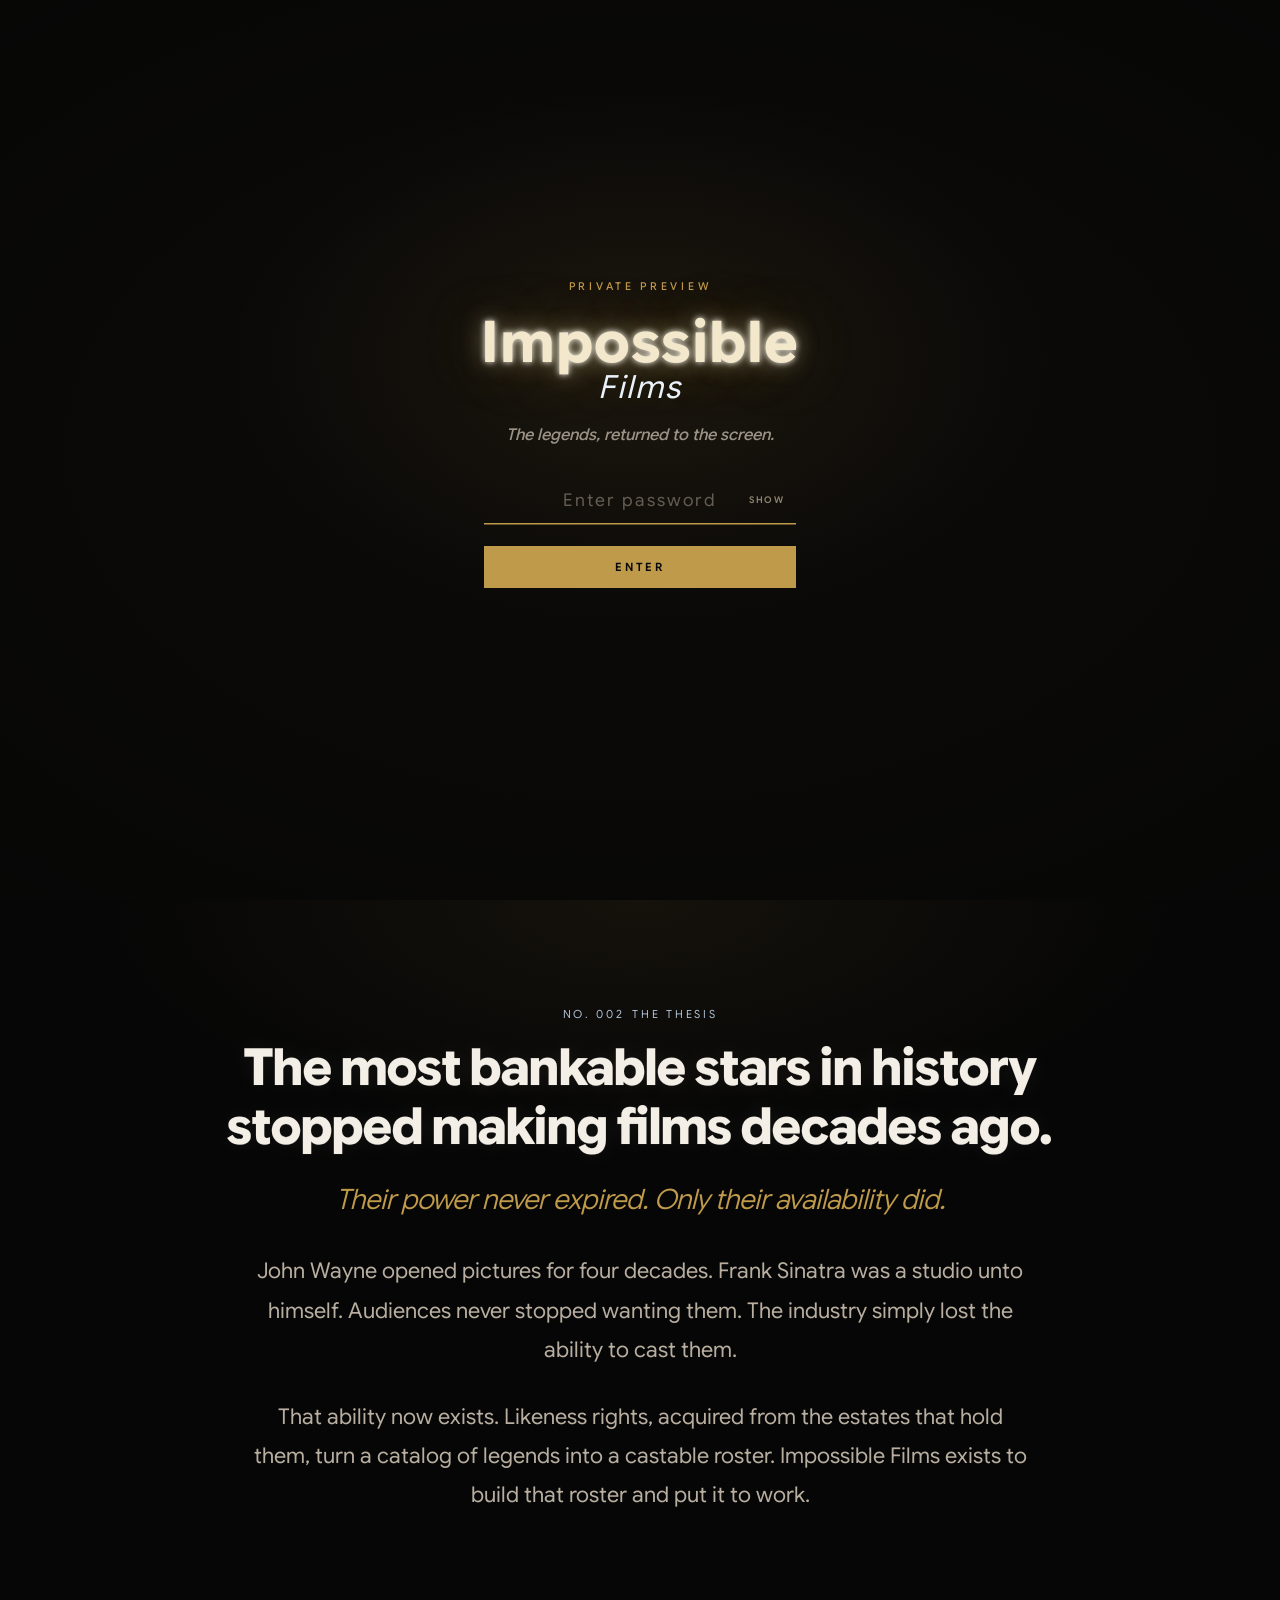
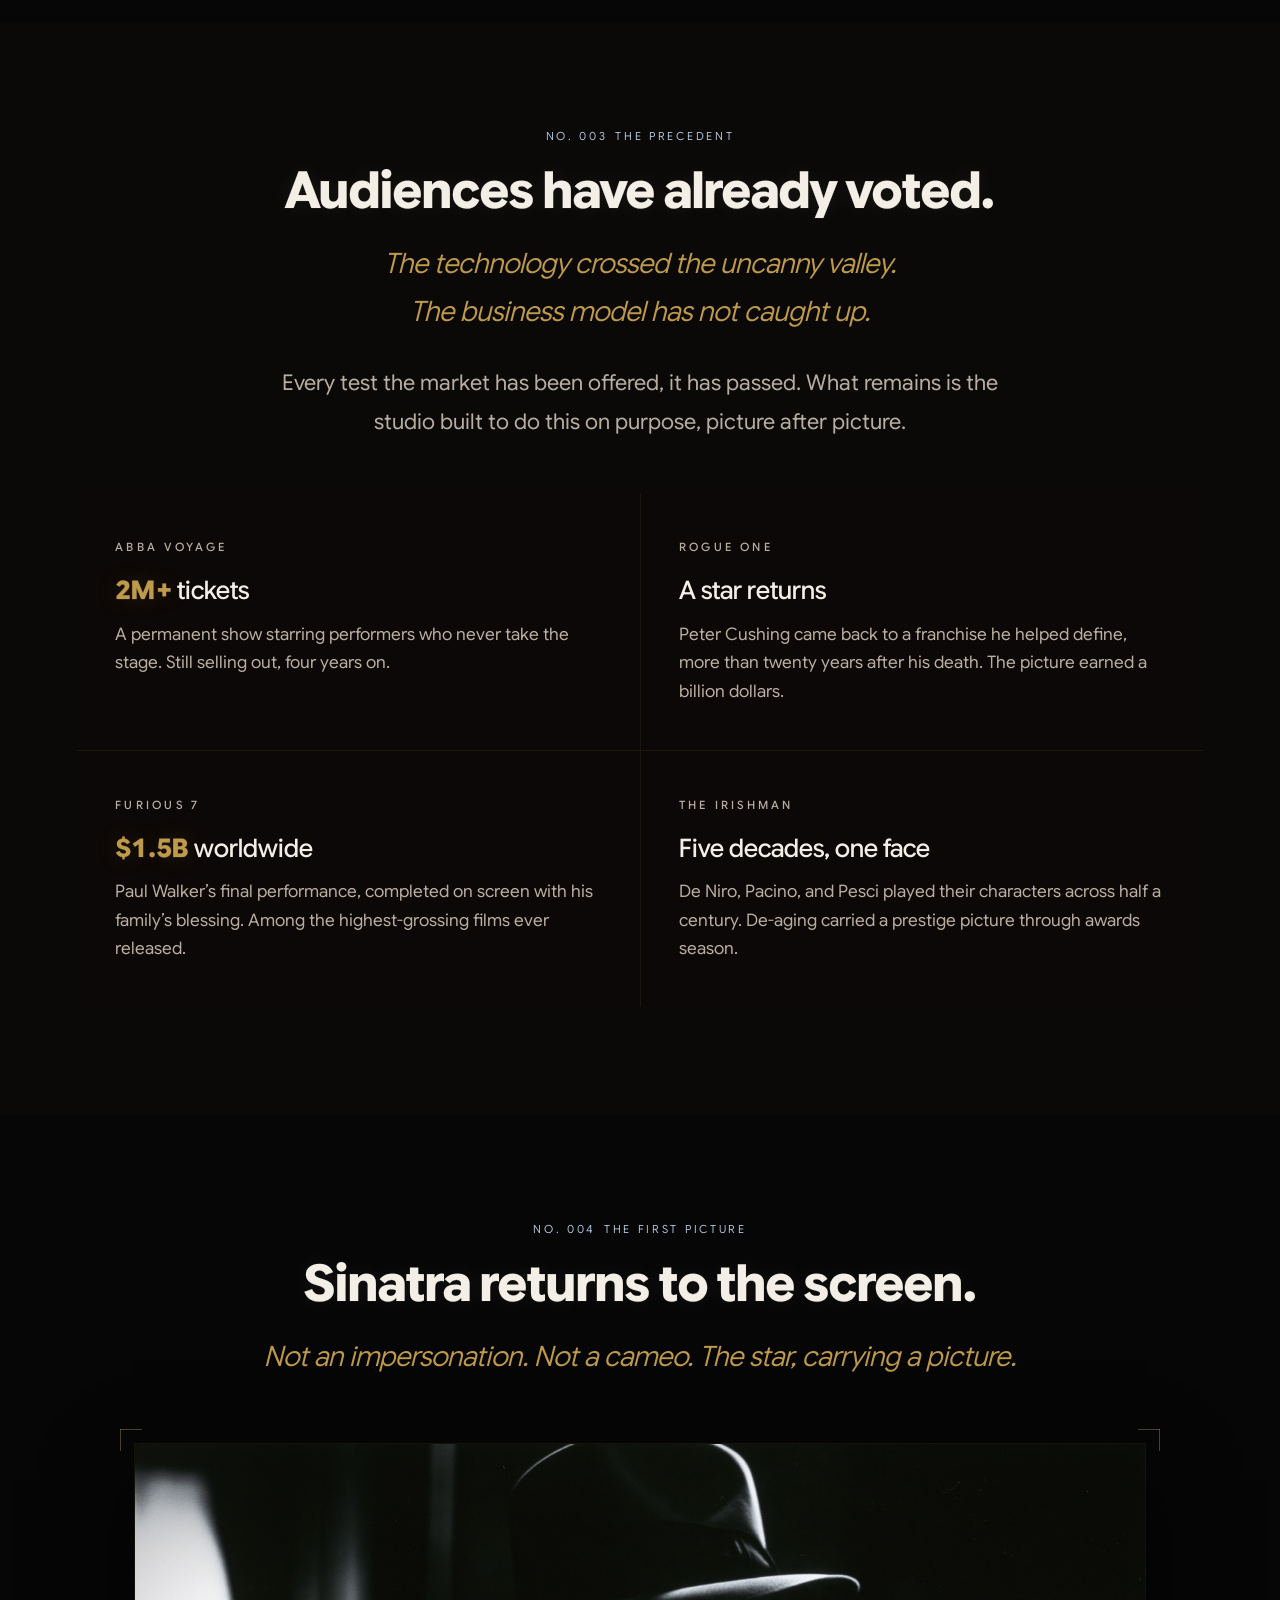
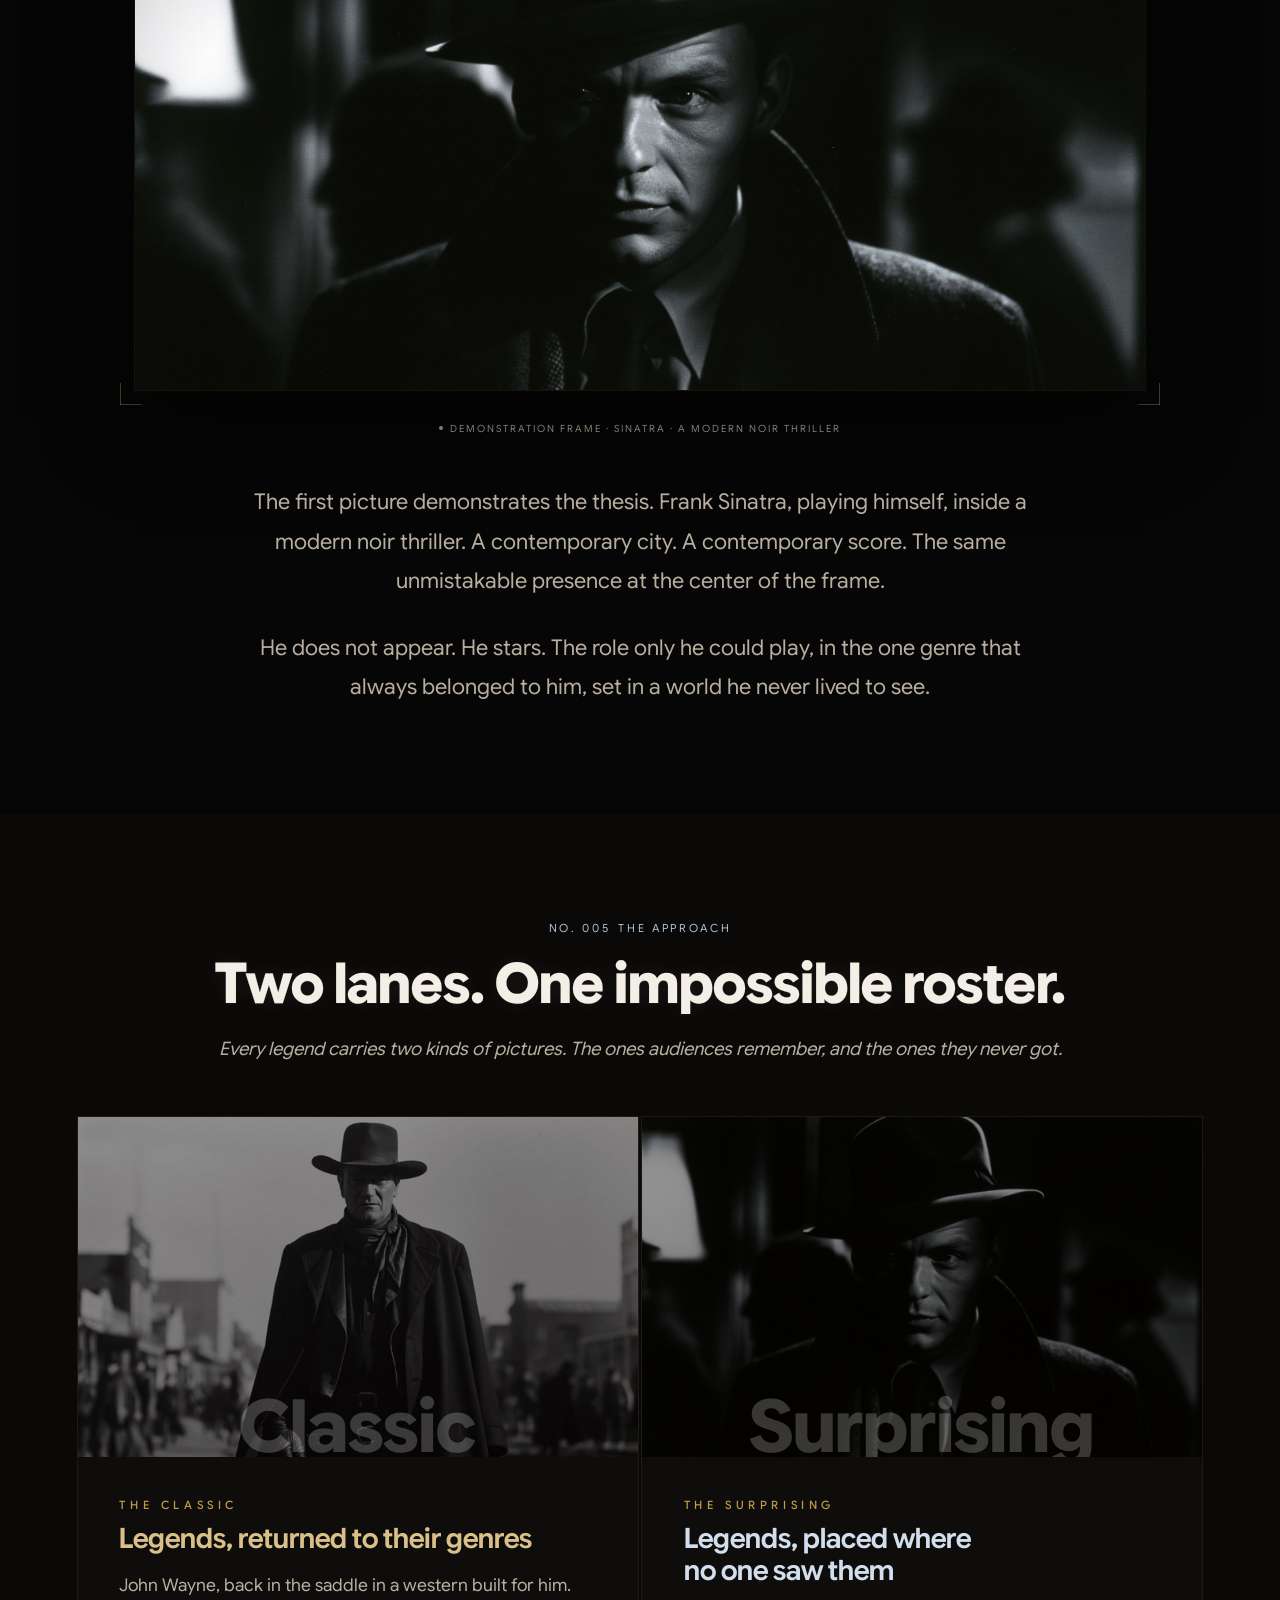
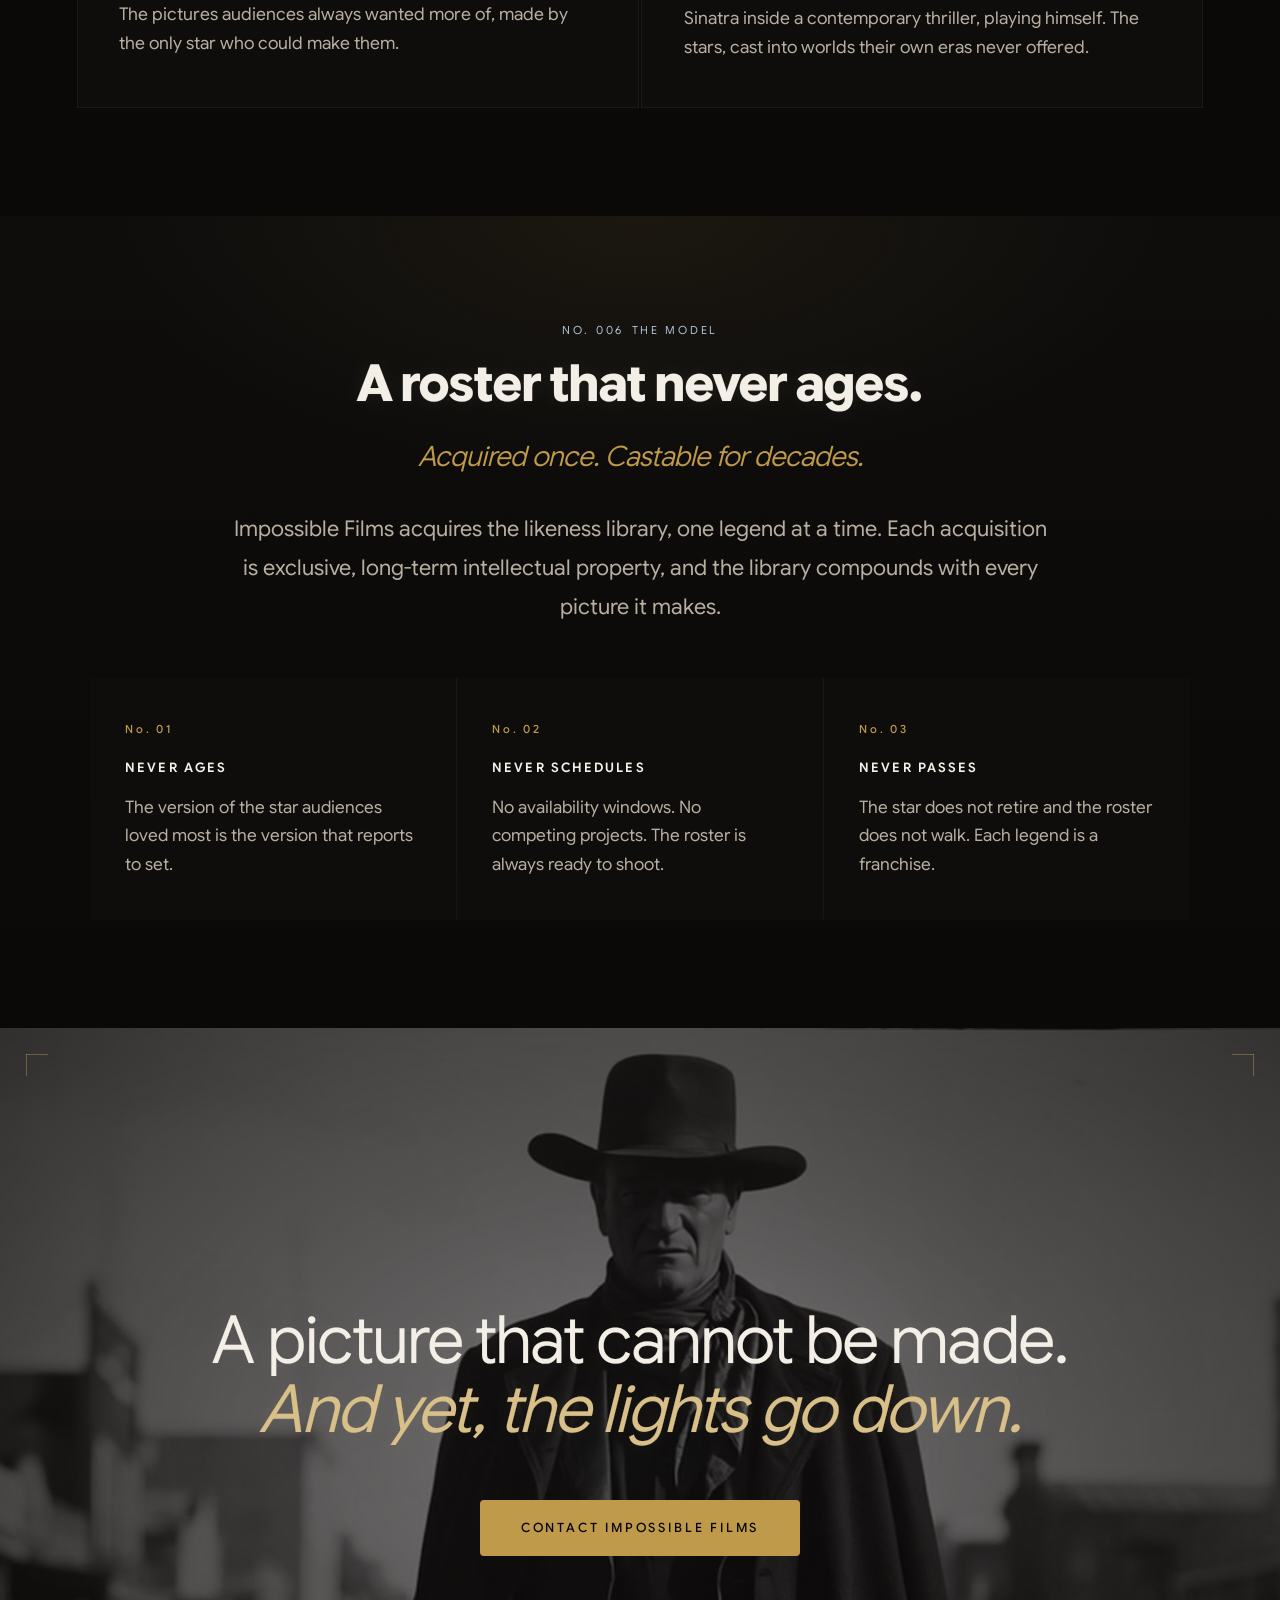
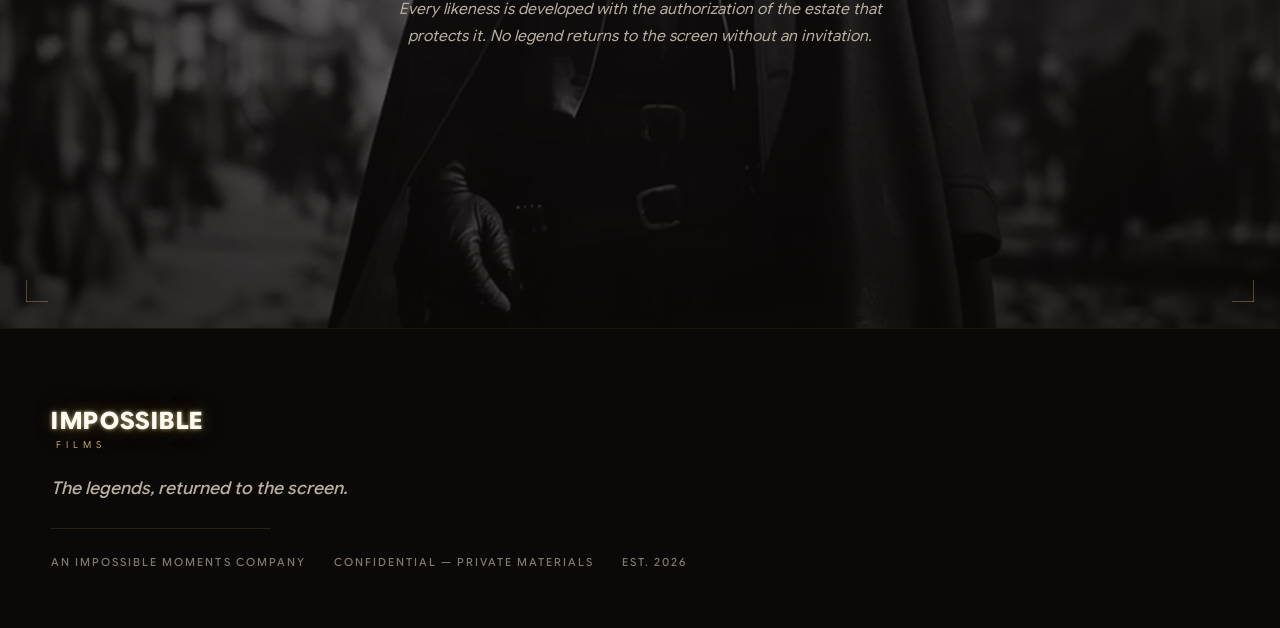
<file: films/index.html>
<!DOCTYPE html>
<html lang="en">
<head>
<meta charset="utf-8">
<meta name="viewport" content="width=device-width, initial-scale=1, viewport-fit=cover">
<meta name="robots" content="noindex">
<title>Impossible Films</title>
<link rel="icon" href="data:image/svg+xml,%3Csvg xmlns='http://www.w3.org/2000/svg' viewBox='0 0 64 64'%3E%3Crect width='64' height='64' fill='%230A0908'/%3E%3Ccircle cx='32' cy='32' r='13' fill='none' stroke='%23BF9A4A' stroke-width='3'/%3E%3C/svg%3E">
<link rel="preload" href="/assets/fonts/google-sans-flex/static/GoogleSansFlex_24pt-Regular.ttf" as="font" type="font/ttf" crossorigin>
<link rel="preload" href="/assets/fonts/google-sans-flex/static/GoogleSansFlex_24pt-SemiBold.ttf" as="font" type="font/ttf" crossorigin>
<link rel="preload" href="/assets/fonts/google-sans-flex/static/GoogleSansFlex_120pt-Bold.ttf" as="font" type="font/ttf" crossorigin>
<link rel="stylesheet" href="/_ds/impossible-moments-design-system-f55fdcb8-4b8e-49ff-8847-4fd1edd9ade8/tokens/fonts.css">
<link rel="stylesheet" href="/_ds/impossible-moments-design-system-f55fdcb8-4b8e-49ff-8847-4fd1edd9ade8/tokens/colors.css">
<link rel="stylesheet" href="/_ds/impossible-moments-design-system-f55fdcb8-4b8e-49ff-8847-4fd1edd9ade8/tokens/typography.css">
<script>document.documentElement.classList.add('js');</script>
<style>
  /* ============================================================
     Impossible Films — self-contained page styles.
     Effects / base tokens inlined from the IM design system so no
     runtime bundle is required.
     ============================================================ */
  :root {
    --im-shadow-lg: 0 30px 80px rgba(0, 0, 0, 0.65);
    --im-glow-gilt-sm: 0 0 14px rgba(191, 154, 74, 0.2), 0 0 36px rgba(191, 154, 74, 0.1);
    --im-neon-text: 0 0 6px var(--im-filament), 0 0 18px rgba(234, 217, 168, 0.6), 0 0 48px rgba(191, 154, 74, 0.45), 0 0 110px rgba(191, 154, 74, 0.22);
    --im-neon-text-soft: 0 0 4px rgba(234, 217, 168, 0.7), 0 0 16px rgba(191, 154, 74, 0.4), 0 0 44px rgba(191, 154, 74, 0.18);
    --im-lumen-text: 0 0 6px var(--im-filament), 0 0 20px rgba(210, 222, 236, 0.6), 0 0 56px rgba(174, 192, 214, 0.4);
    --im-vignette: radial-gradient(ellipse 78% 68% at 50% 42%, transparent 0%, rgba(10,9,8,0.4) 60%, rgba(6,6,6,0.9) 100%);
    --im-spot: radial-gradient(ellipse 60% 55% at 50% 32%, rgba(191,154,74,0.1) 0%, transparent 62%);
    --im-grain: url("data:image/svg+xml,%3Csvg viewBox='0 0 256 256' xmlns='http://www.w3.org/2000/svg'%3E%3Cfilter id='n'%3E%3CfeTurbulence type='fractalNoise' baseFrequency='0.9' numOctaves='4' stitchTiles='stitch'/%3E%3C/filter%3E%3Crect width='100%25' height='100%25' filter='url(%23n)'/%3E%3C/svg%3E");
    --im-grain-opacity: 0.03;
    --im-mark-len: 14px;
    --im-mark-weight: 1px;
    --im-mark-color: var(--im-gilt-500);
    --im-ease: cubic-bezier(0.22, 0.61, 0.36, 1);
    --im-dur-fast: 0.25s;
    --im-dur: 0.4s;
    --im-dur-slow: 0.9s;
    --im-radius-sm: 4px;
    --im-control-h-lg: 56px;
  }

  *, *::before, *::after { box-sizing: border-box; }

  html {
    -webkit-font-smoothing: antialiased;
    -moz-osx-font-smoothing: grayscale;
    font-optical-sizing: auto;
    text-rendering: optimizeLegibility;
    scrollbar-width: thin;
    scrollbar-color: var(--im-gilt-600) var(--im-noir-900);
    scroll-behavior: smooth;
  }
  body {
    margin: 0;
    background: var(--im-noir-900);
    color: var(--im-ivory-200);
    font-family: var(--im-font-serif);
    font-weight: 430;
    font-size: 1.0625rem;
    line-height: 1.68;
    -webkit-text-size-adjust: 100%;
  }
  ::selection { background: rgba(196, 148, 60, 0.3); color: var(--im-ivory-100); }
  ::-webkit-scrollbar { width: 4px; height: 4px; }
  ::-webkit-scrollbar-track { background: var(--im-noir-900); }
  ::-webkit-scrollbar-thumb { background: var(--im-gilt-600); border-radius: 2px; }

  /* ---- Atmospheric overlays ---- */
  .im-grain { position: fixed; inset: 0; pointer-events: none; z-index: 9000; overflow: hidden; }
  .im-grain::after {
    content: ''; position: absolute; inset: -150%; width: 400%; height: 400%;
    background-image: var(--im-grain); background-size: 200px 200px;
    opacity: var(--im-grain-opacity); animation: im-grain-drift 6s steps(8) infinite;
  }
  .im-vignette { position: fixed; inset: 0; pointer-events: none; z-index: 1; background: var(--im-vignette); }

  /* ---- Marquee / lumen text ---- */
  .im-neon { color: var(--im-filament); text-shadow: var(--im-neon-text); }
  .im-lumen { color: var(--im-filament); text-shadow: var(--im-lumen-text); }

  /* ---- Registration / crop-mark frame ---- */
  .im-frame {
    --_l: var(--im-mark-len);
    --_w: var(--im-mark-weight);
    --_c: var(--im-mark-color);
    background:
      linear-gradient(var(--_c) 0 0) 0 0 / var(--_l) var(--_w) no-repeat,
      linear-gradient(var(--_c) 0 0) 0 0 / var(--_w) var(--_l) no-repeat,
      linear-gradient(var(--_c) 0 0) 100% 0 / var(--_l) var(--_w) no-repeat,
      linear-gradient(var(--_c) 0 0) 100% 0 / var(--_w) var(--_l) no-repeat,
      linear-gradient(var(--_c) 0 0) 0 100% / var(--_l) var(--_w) no-repeat,
      linear-gradient(var(--_c) 0 0) 0 100% / var(--_w) var(--_l) no-repeat,
      linear-gradient(var(--_c) 0 0) 100% 100% / var(--_l) var(--_w) no-repeat,
      linear-gradient(var(--_c) 0 0) 100% 100% / var(--_w) var(--_l) no-repeat;
  }

  /* ---- Marker (the archival mono timecode label) ---- */
  .im-marker {
    font-family: var(--im-font-mono);
    font-weight: 400;
    font-size: 0.7rem;
    letter-spacing: 0.24em;
    text-transform: uppercase;
    display: inline-flex;
    align-items: center;
    gap: 0.7em;
    color: var(--im-ivory-400);
    line-height: 1.2;
    white-space: nowrap;
  }
  .im-marker--lumen { color: var(--im-lumen-300); }
  .im-marker--sm { font-size: 0.62rem; letter-spacing: 0.2em; }
  .im-marker__idx { color: var(--im-gilt-500); }
  .im-marker--lumen .im-marker__idx { color: inherit; }
  .im-marker__dot { width: 4px; height: 4px; border-radius: 50%; background: currentColor; flex-shrink: 0; }

  /* ---- Button ---- */
  .im-btn {
    font-family: var(--im-font-sans);
    font-weight: 500;
    letter-spacing: 0.18em;
    text-transform: uppercase;
    display: inline-flex;
    align-items: center;
    justify-content: center;
    gap: 0.6em;
    border: 1px solid transparent;
    border-radius: var(--im-radius-sm);
    cursor: pointer;
    text-decoration: none;
    white-space: nowrap;
    transition: background var(--im-dur) var(--im-ease),
                color var(--im-dur) var(--im-ease),
                border-color var(--im-dur) var(--im-ease),
                box-shadow var(--im-dur) var(--im-ease),
                transform var(--im-dur-fast) var(--im-ease);
    -webkit-tap-highlight-color: transparent;
  }
  .im-btn:focus-visible { outline: none; box-shadow: 0 0 0 2px var(--im-noir-900), 0 0 0 4px rgba(203, 167, 94, 0.55); }
  .im-btn:active { transform: translateY(1px); }
  .im-btn--lg { height: var(--im-control-h-lg); padding: 0 40px; font-size: 0.8rem; letter-spacing: 0.22em; }
  .im-btn--primary { background: var(--im-gilt-500); color: var(--im-noir-950); }
  .im-btn--primary:hover { background: var(--im-gilt-400); box-shadow: var(--im-glow-gilt-sm); }
  .im-btn--primary:active { background: var(--im-gilt-600); }

  /* ---- Display numbers (tabular gilt treatment) ---- */
  .im-display-number {
    font-family: var(--im-font-display);
    font-weight: 700;
    font-style: normal;
    font-variant-numeric: lining-nums tabular-nums;
    letter-spacing: 0.012em;
    color: var(--im-gilt-500);
    text-shadow: 0 0 22px rgba(196,148,60,0.22), 0 1px 0 rgba(255,255,255,0.06);
    -webkit-text-stroke: 0.24px currentColor;
    paint-order: stroke fill;
  }

  /* ---- Section grammar ---- */
  .imf-section {
    position: relative;
    padding: clamp(80px, 12vh, 160px) max(40px, 6vw);
    overflow: hidden;
  }
  .imf-section-head {
    position: relative;
    z-index: 2;
    max-width: 1140px;
    margin: 0 auto;
    text-align: center;
    display: flex;
    flex-direction: column;
    align-items: center;
  }
  .imf-h2 {
    font-family: var(--im-font-display);
    font-weight: 400;
    font-size: clamp(2rem, 4vw, 3.3rem);
    line-height: 1.14;
    color: var(--im-ivory-100);
    max-width: 980px;
    margin: 18px 0 0;
    text-wrap: balance;
  }
  .imf-deck {
    font-family: var(--im-font-display);
    font-style: italic;
    font-weight: 400;
    font-size: clamp(1.3rem, 2.2vw, 1.9rem);
    color: var(--im-gilt-500);
    margin: 20px 0 0;
    text-wrap: balance;
  }
  .imf-body {
    font-family: var(--im-font-serif);
    font-weight: 400;
    font-size: clamp(1.15rem, 1.7vw, 1.4rem);
    line-height: 1.8;
    color: var(--im-ivory-400);
    max-width: 780px;
    margin: 28px auto 0;
    text-align: center;
    text-wrap: pretty;
  }
  @media (min-width: 901px) {
    .imf-h2, .imf-close-line {
      font-weight: 650;
      -webkit-text-stroke: 0.14px currentColor;
      paint-order: stroke fill;
      text-shadow: 0 1px 0 rgba(255,255,255,0.04), 0 0 22px rgba(244,239,230,0.08);
    }
  }

  /* ---- Card grids (1px seams on a faint gilt field) ---- */
  .imf-grid {
    position: relative;
    z-index: 2;
    display: grid;
    gap: 1px;
    background: var(--im-border-faint);
    max-width: 1140px;
    width: 100%;
    margin: 52px auto 0;
  }
  .imf-grid--proof { grid-template-columns: repeat(2, minmax(0, 1fr)); }
  .imf-grid--model { grid-template-columns: repeat(auto-fit, minmax(280px, 1fr)); max-width: 1100px; }
  @media (max-width: 760px) {
    .imf-grid--proof { grid-template-columns: 1fr; }
  }
  .imf-card {
    padding: 2.8rem 2.4rem;
    background: rgba(10,7,6,0.85);
    text-align: left;
    transition: background var(--im-dur) var(--im-ease);
  }
  .imf-card:hover { background: rgba(20,16,11,0.92); }
  .imf-card__label {
    font-family: var(--im-font-sans);
    font-weight: 500;
    font-size: 0.72rem;
    letter-spacing: 0.28em;
    text-transform: uppercase;
    color: var(--im-ivory-400);
    margin-bottom: 18px;
  }
  .imf-card__title {
    font-family: var(--im-font-display);
    font-size: 1.6rem;
    line-height: 1.18;
    color: var(--im-ivory-100);
    margin-bottom: 14px;
  }
  .imf-card__body {
    font-family: var(--im-font-serif);
    font-weight: 400;
    font-size: 1.08rem;
    line-height: 1.65;
    color: var(--im-ivory-400);
    margin: 0;
  }
  .imf-model-card { background: var(--im-noir-850); padding: 2.6rem 2.2rem; text-align: left; }
  .imf-model-card__no {
    font-family: var(--im-font-mono);
    font-size: 0.7rem;
    letter-spacing: 0.24em;
    color: var(--im-gilt-500);
    margin-bottom: 18px;
  }
  .imf-model-card__title {
    font-family: var(--im-font-sans);
    font-weight: 600;
    font-size: 0.82rem;
    letter-spacing: 0.16em;
    text-transform: uppercase;
    color: var(--im-ivory-100);
    margin-bottom: 14px;
  }

  /* ---- Format cards (two lanes) ---- */
  .imf-format-grid {
    position: relative;
    z-index: 2;
    display: grid;
    grid-template-columns: repeat(auto-fit, minmax(330px, 1fr));
    gap: 2px;
    max-width: 1160px;
    width: 100%;
    margin: 52px auto 0;
  }
  .imf-format-card {
    background: var(--im-noir-850);
    border: 1px solid var(--im-border-faint);
    text-align: left;
    overflow: hidden;
    display: flex;
    flex-direction: column;
    transition: transform .45s var(--im-ease), border-color .45s var(--im-ease), box-shadow .45s var(--im-ease);
  }
  .imf-format-art {
    height: 340px;
    position: relative;
    background-size: cover;
    display: flex;
    align-items: flex-end;
    justify-content: center;
    filter: grayscale(0.2) contrast(1.06);
    overflow: hidden;
  }
  .imf-format-art--classic {
    background-image: linear-gradient(160deg, rgba(10,7,6,0.42), rgba(10,7,6,0.62)), url('/assets/films/wayne-western-first-frame.jpg');
    background-position: center 16%;
  }
  .imf-format-art--surprising {
    background-image: linear-gradient(160deg, rgba(10,7,6,0.42), rgba(10,7,6,0.62)), url('/assets/films/sinatra-noir.jpg');
    background-position: center 18%;
  }
  .imf-format-ghost {
    font-family: var(--im-font-display);
    font-weight: 700;
    font-size: 4.6rem;
    line-height: 0.9;
    opacity: 0.2;
    color: #fff;
    margin-bottom: -0.04em;
    white-space: nowrap;
    transition: transform 1.2s cubic-bezier(.22,1,.36,1), opacity .55s ease;
  }
  .imf-format-content { padding: 2.4rem 2.6rem 2.8rem; display: flex; flex-direction: column; flex: 1; }
  .imf-format-label {
    font-family: var(--im-font-sans);
    font-weight: 500;
    font-size: 0.72rem;
    letter-spacing: 0.4em;
    text-transform: uppercase;
    color: var(--im-gilt-500);
    margin-bottom: 8px;
  }
  .imf-format-title {
    font-family: var(--im-font-display);
    font-weight: 600;
    font-size: clamp(1.5rem, 2.2vw, 1.9rem);
    line-height: 1.15;
    margin-bottom: 16px;
    text-wrap: balance;
  }
  .imf-format-title--classic { color: var(--im-gilt-300); }
  .imf-format-title--surprising { color: var(--im-lumen-200); }
  .imf-format-body {
    font-family: var(--im-font-serif);
    font-weight: 400;
    font-size: 1.1rem;
    line-height: 1.65;
    color: var(--im-ivory-400);
    margin: 0;
  }
  @media (pointer: fine) {
    .imf-format-card:hover {
      transform: translateY(-4px);
      border-color: var(--im-border-strong);
      box-shadow: var(--im-glow-gilt-sm);
    }
    .imf-format-card:hover .imf-format-ghost { transform: scale(1.035); }
  }

  /* ---- The Sinatra film still ---- */
  .imf-still-wrap { position: relative; z-index: 2; max-width: 1040px; width: 100%; margin: 48px auto 0; }
  .imf-still-inner { position: relative; overflow: hidden; border: 1px solid var(--im-border-faint); box-shadow: var(--im-shadow-lg); }
  .imf-still-inner img {
    display: block;
    width: 100%;
    height: auto;
    aspect-ratio: 1.85 / 1;
    object-fit: cover;
    object-position: center 8%;
  }
  .imf-still-inner .imf-still-shade {
    position: absolute;
    inset: 0;
    pointer-events: none;
    background: radial-gradient(ellipse 85% 85% at 50% 50%, transparent 52%, rgba(6,6,6,0.5));
  }
  .imf-still-caption { display: flex; justify-content: center; margin-top: 18px; }

  /* ---- Hero + closing full-bleeds ---- */
  .imf-fullbleed {
    position: relative;
    min-height: 100vh;
    min-height: 100svh;
    display: flex;
    flex-direction: column;
    align-items: center;
    justify-content: center;
    text-align: center;
    overflow: hidden;
    padding: 120px 24px;
  }
  .imf-fullbleed video {
    position: absolute;
    inset: 0;
    z-index: 0;
    width: 100%;
    height: 100%;
    object-fit: cover;
  }
  .imf-hero-video { filter: brightness(0.7) saturate(1.02); }
  .imf-closing-video { filter: brightness(0.7) saturate(1.02); }
  .imf-overlay-spot { position: absolute; inset: 0; z-index: 1; background: var(--im-spot); }
  .imf-overlay-vignette {
    position: absolute;
    inset: 0;
    z-index: 1;
    background: radial-gradient(ellipse 72% 72% at 50% 46%, rgba(10,9,8,0.42) 0%, rgba(10,9,8,0.74) 66%, rgba(6,6,6,0.88) 100%);
  }
  .imf-overlay-closing {
    position: absolute;
    inset: 0;
    z-index: 1;
    background: radial-gradient(ellipse 86% 82% at 50% 46%, rgba(10,7,6,0.34) 0%, rgba(10,7,6,0.6) 55%, rgba(8,6,5,0.85) 100%);
  }
  .imf-corner-frame { position: absolute; z-index: 2; inset: 26px; --im-mark-len: 22px; --im-mark-color: var(--im-border-strong); pointer-events: none; }

  .imf-hero-stack { position: relative; z-index: 3; display: flex; flex-direction: column; align-items: center; }
  .imf-wordmark { margin: 0; display: flex; flex-direction: column; align-items: center; gap: 2px; }
  .imf-wordmark__1 {
    font-family: var(--im-font-display);
    font-weight: 700;
    line-height: 0.84;
    letter-spacing: 0.02em;
    font-size: clamp(3.4rem, 11vw, 10rem);
    color: var(--im-gilt-100);
    animation: im-marquee-breathe 7s ease-in-out infinite;
  }
  .imf-wordmark__2 {
    font-family: var(--im-font-display);
    font-weight: 400;
    font-style: italic;
    font-size: clamp(2rem, 6vw, 5.4rem);
    letter-spacing: 0.06em;
    margin-top: 4px;
    color: var(--im-lumen-100);
  }
  .imf-tagline {
    font-family: var(--im-font-display);
    font-style: italic;
    font-weight: 400;
    font-size: clamp(1.25rem, 2.1vw, 1.75rem);
    color: var(--im-ivory-200);
    margin: 30px 0 0;
    letter-spacing: 0.01em;
  }
  .imf-hero-markers {
    position: absolute;
    z-index: 3;
    bottom: 38px;
    left: 0;
    right: 0;
    display: flex;
    gap: clamp(16px, 5vw, 56px);
    align-items: center;
    justify-content: center;
    flex-wrap: wrap;
    padding: 0 24px;
  }

  .imf-close-line {
    font-family: var(--im-font-display);
    font-weight: 400;
    font-size: clamp(2.1rem, 5.2vw, 5rem);
    line-height: 1.04;
    color: var(--im-ivory-100);
    margin: 0 0 clamp(36px, 5vw, 56px);
    text-align: center;
    text-wrap: balance;
  }
  .imf-close-line em { color: var(--im-gilt-300); font-style: italic; }
  .imf-estate-line {
    font-family: var(--im-font-serif);
    font-style: italic;
    font-weight: 400;
    font-size: 0.98rem;
    line-height: 1.7;
    color: var(--im-ivory-400);
    max-width: 620px;
    margin: clamp(28px, 4vw, 40px) auto 0;
    text-wrap: balance;
  }

  /* ---- Footer ---- */
  .imf-footer {
    position: relative;
    z-index: 2;
    padding: 80px max(24px, 4vw) 56px;
    display: flex;
    flex-direction: column;
    align-items: flex-start;
    text-align: left;
    gap: 24px;
    border-top: 1px solid var(--im-border-faint);
    background: var(--im-noir-900);
  }
  .imf-footer-logo { display: inline-flex; flex-direction: column; gap: 8px; line-height: 1; }
  .imf-footer-logo__1 {
    font-family: var(--im-font-display);
    font-weight: 700;
    letter-spacing: 0.06em;
    font-size: 1.5rem;
    text-transform: uppercase;
    color: var(--im-filament);
    text-shadow: var(--im-neon-text-soft);
  }
  .imf-footer-logo__2 {
    font-family: var(--im-font-sans);
    font-weight: 400;
    font-size: 0.6rem;
    letter-spacing: 0.52em;
    text-indent: 0.52em;
    text-transform: uppercase;
    color: var(--im-gilt-400);
  }
  .imf-footer-tagline { font-family: var(--im-font-serif); font-style: italic; color: var(--im-ivory-400); margin: 0; font-size: 1.1rem; }
  .imf-footer-divider { width: 220px; height: 1px; background: var(--im-border); }
  .imf-footer-meta {
    display: flex;
    gap: 28px;
    flex-wrap: wrap;
    justify-content: flex-start;
    font-family: var(--im-font-sans);
    font-size: 0.7rem;
    letter-spacing: 0.18em;
    text-transform: uppercase;
    color: var(--im-ivory-600);
  }

  /* ---- Section backgrounds ---- */
  #thesis { background: radial-gradient(ellipse 70% 55% at 50% 0%, rgba(191,154,74,0.08), transparent 60%), var(--im-noir-950); }
  #precedent { background: var(--im-noir-900); }
  #sinatra { background: var(--im-noir-950); }
  #approach { background: var(--im-noir-900); }
  #model { background: radial-gradient(ellipse 70% 55% at 50% 0%, rgba(191,154,74,0.08), transparent 60%), linear-gradient(180deg, var(--im-noir-850), var(--im-noir-900)); }

  /* ---- Reveal on scroll (JS-gated so content is visible without JS) ---- */
  html.js [data-reveal] {
    opacity: 0;
    transform: translateY(28px);
    transition: opacity var(--im-dur-slow) var(--im-ease), transform var(--im-dur-slow) var(--im-ease);
  }
  html.js [data-reveal].is-visible { opacity: 1; transform: none; }
  html.js [data-reveal-group] > * {
    opacity: 0;
    transform: translateY(28px);
    transition: opacity var(--im-dur-slow) var(--im-ease), transform var(--im-dur-slow) var(--im-ease);
  }
  html.js [data-reveal-group].is-visible > * { opacity: 1; transform: none; }
  html.js [data-reveal-group].is-visible > *:nth-child(2) { transition-delay: 90ms; }
  html.js [data-reveal-group].is-visible > *:nth-child(3) { transition-delay: 180ms; }
  html.js [data-reveal-group].is-visible > *:nth-child(4) { transition-delay: 270ms; }

  /* ---- Hero reveal stagger ---- */
  @keyframes imHeroRise {
    from { opacity: 0; transform: translate3d(0, 14px, 0); filter: blur(3px); }
    to { opacity: 1; transform: translate3d(0, 0, 0); filter: blur(0); }
  }
  html.js [data-hero-reveal] {
    opacity: 0;
    transform: translate3d(0, 14px, 0);
    filter: blur(3px);
  }
  html.js body.im-site-unlocked [data-hero-reveal] {
    animation: imHeroRise 820ms cubic-bezier(.22,1,.36,1) forwards;
    animation-delay: var(--hero-delay, 0ms);
  }

  /* ---- Keyframes ---- */
  @keyframes im-grain-drift {
    0% { transform: translate(0, 0); }
    25% { transform: translate(-8%, 4%); }
    50% { transform: translate(-3%, 12%); }
    75% { transform: translate(7%, 2%); }
    100% { transform: translate(0, 0); }
  }
  @keyframes im-marquee-breathe {
    0%, 100% { text-shadow: var(--im-neon-text); }
    50% { text-shadow: var(--im-neon-text-soft); }
  }

  /* ---- Reduced motion ---- */
  @media (prefers-reduced-motion: reduce) {
    *, *::before, *::after {
      animation-duration: 0.001ms !important;
      animation-iteration-count: 1 !important;
      scroll-behavior: auto !important;
      transition-duration: 0.001ms !important;
    }
    html.js [data-reveal],
    html.js [data-reveal-group] > * { opacity: 1; transform: none; transition: none; }
    html.js [data-hero-reveal],
    html.js body.im-site-unlocked [data-hero-reveal] { opacity: 1; transform: none; filter: none; animation: none; }
    .im-grain::after { animation: none !important; }
    video { animation: none !important; }
  }

  /* ---- Responsive ---- */
  @media (max-width: 640px) {
    .imf-section { padding: clamp(72px, 11vh, 120px) 22px; }
    .imf-grid, .imf-format-grid { grid-template-columns: 1fr; gap: 14px; }
    .imf-grid { background: transparent; }
    .imf-card { padding: 2.2rem 1.6rem; }
    .imf-model-card { padding: 2.2rem 1.6rem; }
    .imf-format-content { padding: 2rem 1.6rem 2.4rem; }
    .imf-format-art { height: 260px; }
    .imf-format-ghost { font-size: clamp(3rem, 16vw, 4.6rem); }
    .imf-still-inner img { aspect-ratio: 16 / 9; }
    .im-marker { flex-wrap: wrap; justify-content: center; max-width: 100%; row-gap: 6px; font-size: 0.6rem; letter-spacing: 0.18em; }
    .im-marker__text { white-space: normal; }
    .im-btn--lg { padding: 0 28px; }
  }
</style>
</head>
<body>

<!-- ============ SITE PASSWORD GATE ============ -->
<div id="im-site-gate" role="dialog" aria-modal="true" aria-label="Enter password to view the site">
  <div class="imsg-bg"></div>
  <form class="imsg-inner" id="imsg-form" autocomplete="off">
    <div class="imsg-mark">Private Preview</div>
    <h1 class="imsg-logo"><span class="imsg-logo-1">Impossible</span><span class="imsg-logo-2">Films</span></h1>
    <p class="imsg-sub">The legends, returned to the screen.</p>
    <div class="imsg-password-row" id="imsg-password-row">
      <input id="imsg-input" class="imsg-input" type="password" placeholder="Enter password" autocomplete="off" autocapitalize="off" autocorrect="off" spellcheck="false" aria-label="Password">
      <button class="imsg-toggle" id="imsg-toggle" type="button" aria-label="Show password" aria-controls="imsg-input" aria-pressed="false">Show</button>
    </div>
    <button class="imsg-btn" type="submit">Enter</button>
    <div class="imsg-err" id="imsg-err" aria-live="polite"></div>
  </form>
</div>
<style>
  #im-site-gate {
    position: fixed; inset: 0; z-index: 2147483000;
    display: flex; align-items: center; justify-content: center;
    background: #0A0908; color: #E7DFD2;
    font-family: 'Google Sans Flex', ui-sans-serif, system-ui, sans-serif;
    -webkit-font-smoothing: antialiased;
  }
  #im-site-gate.imsg-hidden { display: none; }
  #im-site-gate .imsg-bg {
    position: absolute; inset: 0; pointer-events: none;
    background:
      radial-gradient(ellipse 46% 42% at 50% 40%, rgba(191,154,74,0.10), transparent 70%),
      radial-gradient(ellipse 80% 70% at 50% 50%, transparent 40%, rgba(6,6,6,0.7) 100%);
  }
  #im-site-gate .imsg-inner {
    position: relative; z-index: 1;
    display: flex; flex-direction: column; align-items: center; text-align: center;
    gap: 18px; width: 360px; max-width: 86vw; padding: 24px;
  }
  #im-site-gate .imsg-mark {
    font-family: 'Google Sans Flex', ui-sans-serif, system-ui, sans-serif; font-weight: 500;
    font-size: 0.68rem; letter-spacing: 0.34em; text-transform: uppercase; color: #BF9A4A;
  }
  #im-site-gate .imsg-logo { margin: 4px 0 0; display: flex; flex-direction: column; align-items: center; gap: 2px; line-height: 0.9; }
  #im-site-gate .imsg-logo-1 {
    font-family: 'Google Sans Flex', ui-sans-serif, system-ui, sans-serif; font-weight: 700;
    font-size: clamp(2.6rem, 9vw, 3.6rem); letter-spacing: 0.02em; color: #F3E8CC;
    text-shadow: 0 0 6px #FFFBF2, 0 0 22px rgba(234,217,168,0.5), 0 0 60px rgba(191,154,74,0.35);
  }
  #im-site-gate .imsg-logo-2 {
    font-family: 'Google Sans Flex', ui-sans-serif, system-ui, sans-serif; font-style: italic; font-weight: 400;
    font-size: clamp(1.5rem, 5vw, 2rem); letter-spacing: 0.06em; color: #EAF1F8; margin-top: 2px;
  }
  #im-site-gate .imsg-sub { font-style: italic; font-size: 1.02rem; color: #9C9387; margin: 2px 0 10px; }
  #im-site-gate .imsg-password-row {
    position: relative; width: 100%; border-bottom: 1px solid rgba(191,154,74,0.38);
    transition: border-color .35s ease, box-shadow .35s ease;
  }
  #im-site-gate .imsg-input {
    width: 100%; box-sizing: border-box; background: transparent; border: none;
    padding: 12px 68px; text-align: center; color: #F4EFE6;
    font-family: 'Google Sans Flex', ui-sans-serif, system-ui, sans-serif; font-size: 1.1rem; letter-spacing: 0.16em;
    outline: none;
  }
  #im-site-gate .imsg-input::placeholder { color: #645C52; letter-spacing: 0.12em; }
  #im-site-gate .imsg-password-row:focus-within { border-bottom-color: #BF9A4A; box-shadow: 0 1px 0 0 rgba(191,154,74,0.5); }
  #im-site-gate .imsg-password-row.imsg-shake { animation: imsg-shake .4s ease; border-bottom-color: #C2564A; }
  #im-site-gate .imsg-toggle {
    position: absolute; top: 50%; right: 0; min-width: 58px; min-height: 36px;
    transform: translateY(-50%); cursor: pointer; border: 0; background: transparent;
    color: #8E826F; padding: 0 2px; font-family: 'Google Sans Flex', ui-sans-serif, system-ui, sans-serif;
    font-weight: 600; font-size: 0.58rem; letter-spacing: 0.18em; text-transform: uppercase;
    transition: color .25s ease, opacity .25s ease;
  }
  #im-site-gate .imsg-toggle:hover,
  #im-site-gate .imsg-toggle:focus-visible { color: #CBA75E; outline: none; }
  #im-site-gate .imsg-btn {
    width: 100%; margin-top: 4px; cursor: pointer; border: 1px solid #BF9A4A;
    background: #BF9A4A; color: #0A0908; padding: 13px;
    font-family: 'Google Sans Flex', ui-sans-serif, system-ui, sans-serif; font-weight: 600;
    font-size: 0.72rem; letter-spacing: 0.24em; text-transform: uppercase;
    transition: background .35s ease, color .35s ease, box-shadow .35s ease;
  }
  #im-site-gate .imsg-btn:hover { background: #CBA75E; box-shadow: 0 0 22px rgba(191,154,74,0.28); }
  #im-site-gate .imsg-err { min-height: 1.1rem; font-size: 0.82rem; letter-spacing: 0.04em; color: #C2564A; }
  @keyframes imsg-shake { 0%,100%{transform:translateX(0)} 20%{transform:translateX(-7px)} 40%{transform:translateX(7px)} 60%{transform:translateX(-5px)} 80%{transform:translateX(5px)} }
</style>
<script>
  (function () {
    var KEY = 'im_films_authed', PW = 'wowcool';
    var gate = document.getElementById('im-site-gate');
    var form = document.getElementById('imsg-form');
    var input = document.getElementById('imsg-input');
    var inputRow = document.getElementById('imsg-password-row');
    var toggle = document.getElementById('imsg-toggle');
    var err = document.getElementById('imsg-err');
    var errTimer = null;
    function nudgeVideos() {
      try {
        var vids = document.querySelectorAll('video');
        for (var i = 0; i < vids.length; i++) {
          vids[i].muted = true;
          var p = vids[i].play();
          if (p && p.catch) p.catch(function () {});
        }
      } catch (e) {}
    }
    function unlock() {
      gate.classList.add('imsg-hidden');
      if (document.body) document.body.classList.add('im-site-unlocked');
      document.documentElement.style.overflow = '';
      nudgeVideos();
      try { window.__imfUnlocked = true; document.dispatchEvent(new Event('imf:unlock')); } catch (e) {}
    }
    try {
      if (sessionStorage.getItem(KEY) === '1') { unlock(); return; }
    } catch (e) {}
    document.documentElement.style.overflow = 'hidden';
    setTimeout(function () { try { input.focus(); } catch (e) {} }, 200);
    toggle.addEventListener('click', function () {
      var showing = input.type === 'text';
      input.type = showing ? 'password' : 'text';
      toggle.textContent = showing ? 'Show' : 'Hide';
      toggle.setAttribute('aria-label', showing ? 'Show password' : 'Hide password');
      toggle.setAttribute('aria-pressed', showing ? 'false' : 'true');
      input.focus();
    });
    form.addEventListener('submit', function (e) {
      e.preventDefault();
      if ((input.value || '').trim().toLowerCase() === PW) {
        try { sessionStorage.setItem(KEY, '1'); } catch (e) {}
        unlock();
      } else {
        if (errTimer) clearTimeout(errTimer);
        inputRow.classList.remove('imsg-shake');
        void inputRow.offsetWidth;
        err.textContent = 'Incorrect password';
        inputRow.classList.add('imsg-shake');
        input.value = '';
        errTimer = setTimeout(function () { inputRow.classList.remove('imsg-shake'); err.textContent = ''; }, 1600);
        input.focus();
      }
    });
  })();
</script>

<main style="position:relative; width:100%; overflow-x:hidden;">

<div class="im-grain" aria-hidden="true"></div>
<div class="im-vignette" aria-hidden="true"></div>

<!-- ============ SCORE (films page only) ============ -->
<audio id="imf-score" src="/assets/films/last-duel-score.mp3" loop preload="auto"></audio>
<button id="imf-score-toggle" type="button" aria-pressed="false" aria-label="Toggle the score" title="Score">Score · Off</button>
<style>
  #imf-score-toggle {
    position: fixed; right: 20px; bottom: 20px; z-index: 9000;
    display: inline-flex; align-items: center; justify-content: center;
    min-height: 34px; padding: 0 14px; cursor: pointer;
    border: 1px solid rgba(191,154,74,0.42); background: rgba(10,9,8,0.62);
    color: var(--im-ivory-200, #E7DFD2);
    font-family: var(--im-font-sans, 'Google Sans Flex', ui-sans-serif, system-ui, sans-serif);
    font-weight: 600; font-size: 0.6rem; letter-spacing: 0.22em; text-transform: uppercase;
    -webkit-backdrop-filter: blur(6px); backdrop-filter: blur(6px);
    transition: color .25s ease, border-color .25s ease, background-color .25s ease, box-shadow .25s ease;
  }
  #imf-score-toggle:hover,
  #imf-score-toggle:focus-visible {
    color: var(--im-gilt-200, #EAD9A8); border-color: rgba(203,167,94,0.76);
    background: rgba(20,16,11,0.8); box-shadow: 0 0 18px rgba(191,154,74,0.16); outline: none;
  }
  #imf-score-toggle[aria-pressed="true"] { color: var(--im-gilt-400, #CBA75E); border-color: rgba(203,167,94,0.6); }
  @media (max-width: 640px) { #imf-score-toggle { right: 14px; bottom: 14px; } }
</style>

<!-- ============ 01 · HERO ============ -->
<section id="top" class="imf-fullbleed">
  <video class="imf-hero-video" autoplay muted loop playsinline preload="auto" poster="/assets/films/hero-films-first-frame.jpg"><source src="/assets/films/hero-films.mp4" type="video/mp4"></video>
  <div class="imf-overlay-spot" aria-hidden="true"></div>
  <div class="imf-overlay-vignette" aria-hidden="true"></div>
  <div class="im-frame imf-corner-frame" aria-hidden="true"></div>

  <div class="imf-hero-stack">
    <h1 class="imf-wordmark" data-hero-reveal="1" style="--hero-delay:80ms;">
      <span class="im-neon imf-wordmark__1">Impossible</span>
      <span class="im-lumen imf-wordmark__2">Films</span>
    </h1>
    <p class="imf-tagline" data-hero-reveal="1" style="--hero-delay:240ms;">The legends, returned to the screen.</p>
  </div>

  <div class="imf-hero-markers" data-hero-reveal="1" style="--hero-delay:660ms;">
    <span class="im-marker im-marker--sm"><span class="im-marker__dot" aria-hidden="true"></span><span class="im-marker__text">An Impossible Moments Company</span></span>
    <span class="im-marker im-marker--sm"><span class="im-marker__dot" aria-hidden="true"></span><span class="im-marker__text">Est. 2026</span></span>
  </div>
</section>

<!-- ============ 02 · THE THESIS ============ -->
<section id="thesis" class="imf-section">
  <div class="imf-section-head" data-reveal="1">
    <span class="im-marker im-marker--lumen"><span class="im-marker__idx">NO. 002</span><span class="im-marker__text">The Thesis</span></span>
    <h2 class="imf-h2" style="max-width:900px;">The most bankable stars in history stopped making films decades ago.</h2>
    <p class="imf-deck">Their power never expired. Only their availability did.</p>
  </div>
  <div data-reveal="1" style="position:relative; z-index:2;">
    <p class="imf-body">John Wayne opened pictures for four decades. Frank Sinatra was a studio unto himself. Audiences never stopped wanting them. The industry simply lost the ability to cast them.</p>
    <p class="imf-body">That ability now exists. Likeness rights, acquired from the estates that hold them, turn a catalog of legends into a castable roster. Impossible Films exists to build that roster and put it to work.</p>
  </div>
</section>

<!-- ============ 03 · THE PRECEDENT ============ -->
<section id="precedent" class="imf-section">
  <div class="imf-section-head" data-reveal="1">
    <span class="im-marker im-marker--lumen"><span class="im-marker__idx">NO. 003</span><span class="im-marker__text">The Precedent</span></span>
    <h2 class="imf-h2">Audiences have already voted.</h2>
    <p class="imf-deck" style="max-width:820px;">The technology crossed the uncanny valley. The business model has not caught up.</p>
    <p class="imf-body" style="max-width:720px;">Every test the market has been offered, it has passed. What remains is the studio built to do this on purpose, picture after picture.</p>
  </div>
  <div class="imf-grid imf-grid--proof" data-reveal-group="1">
    <div class="imf-card">
      <div class="imf-card__label">ABBA Voyage</div>
      <div class="imf-card__title"><span class="im-display-number">2M+</span> tickets</div>
      <p class="imf-card__body">A permanent show starring performers who never take the stage. Still selling out, four years on.</p>
    </div>
    <div class="imf-card">
      <div class="imf-card__label">Rogue One</div>
      <div class="imf-card__title">A star returns</div>
      <p class="imf-card__body">Peter Cushing came back to a franchise he helped define, more than twenty years after his death. The picture earned a billion dollars.</p>
    </div>
    <div class="imf-card">
      <div class="imf-card__label">Furious 7</div>
      <div class="imf-card__title"><span class="im-display-number">$1.5B</span> worldwide</div>
      <p class="imf-card__body">Paul Walker&rsquo;s final performance, completed on screen with his family&rsquo;s blessing. Among the highest-grossing films ever released.</p>
    </div>
    <div class="imf-card">
      <div class="imf-card__label">The Irishman</div>
      <div class="imf-card__title">Five decades, one face</div>
      <p class="imf-card__body">De Niro, Pacino, and Pesci played their characters across half a century. De-aging carried a prestige picture through awards season.</p>
    </div>
  </div>
</section>

<!-- ============ 04 · THE FIRST PICTURE ============ -->
<section id="sinatra" class="imf-section">
  <div class="imf-section-head" data-reveal="1">
    <span class="im-marker im-marker--lumen"><span class="im-marker__idx">NO. 004</span><span class="im-marker__text">The First Picture</span></span>
    <h2 class="imf-h2">Sinatra returns to the screen.</h2>
    <p class="imf-deck" style="max-width:820px;">Not an impersonation. Not a cameo. The star, carrying a picture.</p>
  </div>
  <div class="imf-still-wrap" data-reveal="1">
    <div class="im-frame" style="position:relative; padding:14px; --im-mark-len:22px; --im-mark-color:var(--im-border-strong);">
      <div class="imf-still-inner">
        <img src="/assets/films/sinatra-noir.jpg" alt="Frank Sinatra in a fedora and overcoat, lit in stark black-and-white noir shadow">
        <div class="imf-still-shade" aria-hidden="true"></div>
      </div>
    </div>
    <div class="imf-still-caption">
      <span class="im-marker im-marker--sm"><span class="im-marker__dot" aria-hidden="true"></span><span class="im-marker__text">Demonstration frame &middot; Sinatra &middot; A modern noir thriller</span></span>
    </div>
  </div>
  <div data-reveal="1" style="position:relative; z-index:2;">
    <p class="imf-body" style="margin-top:48px;">The first picture demonstrates the thesis. Frank Sinatra, playing himself, inside a modern noir thriller. A contemporary city. A contemporary score. The same unmistakable presence at the center of the frame.</p>
    <p class="imf-body">He does not appear. He stars. The role only he could play, in the one genre that always belonged to him, set in a world he never lived to see.</p>
  </div>
</section>

<!-- ============ 05 · THE APPROACH ============ -->
<section id="approach" class="imf-section">
  <div class="imf-section-head" data-reveal="1" style="max-width:1160px;">
    <span class="im-marker im-marker--lumen"><span class="im-marker__idx">NO. 005</span><span class="im-marker__text">The Approach</span></span>
    <h2 class="imf-h2" style="font-size:clamp(2.2rem,4.4vw,3.6rem); line-height:1.1;">Two lanes. One impossible roster.</h2>
    <p style="font-family:var(--im-font-serif); font-style:italic; font-weight:400; font-size:clamp(1rem,1.45vw,1.18rem); line-height:1.65; color:var(--im-ivory-400); max-width:980px; margin:18px 0 0; text-wrap:balance;">Every legend carries two kinds of pictures. The ones audiences remember, and the ones they never got.</p>
  </div>
  <div class="imf-format-grid" data-reveal-group="1">

    <div class="imf-format-card">
      <div class="imf-format-art imf-format-art--classic">
        <span class="imf-format-ghost" aria-hidden="true">Classic</span>
      </div>
      <div class="imf-format-content">
        <div class="imf-format-label">The Classic</div>
        <div class="imf-format-title imf-format-title--classic">Legends, returned to their genres</div>
        <p class="imf-format-body">John Wayne, back in the saddle in a western built for him. The pictures audiences always wanted more of, made by the only star who could make them.</p>
      </div>
    </div>

    <div class="imf-format-card">
      <div class="imf-format-art imf-format-art--surprising">
        <span class="imf-format-ghost" aria-hidden="true">Surprising</span>
      </div>
      <div class="imf-format-content">
        <div class="imf-format-label">The Surprising</div>
        <div class="imf-format-title imf-format-title--surprising">Legends, placed where no one saw them</div>
        <p class="imf-format-body">Sinatra inside a contemporary thriller, playing himself. The stars, cast into worlds their own eras never offered.</p>
      </div>
    </div>

  </div>
</section>

<!-- ============ 06 · THE MODEL ============ -->
<section id="model" class="imf-section">
  <div class="imf-section-head" data-reveal="1">
    <span class="im-marker im-marker--lumen"><span class="im-marker__idx">NO. 006</span><span class="im-marker__text">The Model</span></span>
    <h2 class="imf-h2">A roster that never ages.</h2>
    <p class="imf-deck">Acquired once. Castable for decades.</p>
    <p class="imf-body" style="max-width:820px;">Impossible Films acquires the likeness library, one legend at a time. Each acquisition is exclusive, long-term intellectual property, and the library compounds with every picture it makes.</p>
  </div>
  <div class="imf-grid imf-grid--model" data-reveal-group="1">
    <div class="imf-model-card">
      <div class="imf-model-card__no">No. 01</div>
      <div class="imf-model-card__title">Never ages</div>
      <p class="imf-card__body">The version of the star audiences loved most is the version that reports to set.</p>
    </div>
    <div class="imf-model-card">
      <div class="imf-model-card__no">No. 02</div>
      <div class="imf-model-card__title">Never schedules</div>
      <p class="imf-card__body">No availability windows. No competing projects. The roster is always ready to shoot.</p>
    </div>
    <div class="imf-model-card">
      <div class="imf-model-card__no">No. 03</div>
      <div class="imf-model-card__title">Never passes</div>
      <p class="imf-card__body">The star does not retire and the roster does not walk. Each legend is a franchise.</p>
    </div>
  </div>
</section>

<!-- ============ CLOSING ============ -->
<section id="closing" class="imf-fullbleed">
  <video class="imf-closing-video" autoplay muted loop playsinline preload="metadata" poster="/assets/films/wayne-western-first-frame.jpg"><source src="/assets/films/wayne-western.mp4" type="video/mp4"></video>
  <div class="imf-overlay-closing" aria-hidden="true"></div>
  <div class="im-frame imf-corner-frame" aria-hidden="true"></div>
  <div style="position:relative; z-index:3; padding:0 24px; display:flex; flex-direction:column; align-items:center;">
    <p class="imf-close-line">A picture that cannot be made.<br><em>And yet, the lights go down.</em></p>
    <div><a class="im-btn im-btn--primary im-btn--lg" href="mailto:films@impossiblemoments.com">Contact Impossible Films</a></div>
    <p class="imf-estate-line">Every likeness is developed with the authorization of the estate that protects it. No legend returns to the screen without an invitation.</p>
  </div>
</section>

<!-- ============ FOOTER ============ -->
<footer class="imf-footer">
  <span class="imf-footer-logo">
    <span class="imf-footer-logo__1">Impossible</span>
    <span class="imf-footer-logo__2">Films</span>
  </span>
  <p class="imf-footer-tagline">The legends, returned to the screen.</p>
  <div class="imf-footer-divider" aria-hidden="true"></div>
  <div class="imf-footer-meta">
    <span>An Impossible Moments Company</span>
    <span>Confidential &mdash; Private Materials</span>
    <span>Est. 2026</span>
  </div>
</footer>

</main>

<script>
  (function () {
    /* ---- Reveal on scroll ---- */
    var els = document.querySelectorAll('[data-reveal], [data-reveal-group]');
    var reduce = false;
    try { reduce = window.matchMedia('(prefers-reduced-motion: reduce)').matches; } catch (e) {}
    if (reduce || !('IntersectionObserver' in window)) {
      for (var i = 0; i < els.length; i++) els[i].classList.add('is-visible');
    } else {
      var io = new IntersectionObserver(function (entries) {
        entries.forEach(function (entry) {
          if (entry.isIntersecting) {
            entry.target.classList.add('is-visible');
            io.unobserve(entry.target);
          }
        });
      }, { threshold: 0.12, rootMargin: '0px 0px -40px 0px' });
      for (var j = 0; j < els.length; j++) io.observe(els[j]);
    }

    /* ---- Autoplay insurance: re-assert muted + play on load ---- */
    function nudgeVideos() {
      try {
        var vids = document.querySelectorAll('video');
        for (var k = 0; k < vids.length; k++) {
          vids[k].muted = true;
          var p = vids[k].play();
          if (p && p.catch) p.catch(function () {});
        }
      } catch (e) {}
    }
    if (document.readyState === 'complete') nudgeVideos();
    else window.addEventListener('load', nudgeVideos);
  })();
</script>

<script>
  /* ---- Score: autoplay after gate unlock, films page only ---- */
  (function () {
    var audio = document.getElementById('imf-score');
    var toggle = document.getElementById('imf-score-toggle');
    if (!audio || !toggle) return;
    var PREF_KEY = 'im_films_score';
    audio.volume = 0.45;
    function pref() { try { return sessionStorage.getItem(PREF_KEY); } catch (e) { return null; } }
    function setPref(v) { try { sessionStorage.setItem(PREF_KEY, v); } catch (e) {} }
    function sync() {
      var playing = !audio.paused;
      toggle.textContent = playing ? 'Score · On' : 'Score · Off';
      toggle.setAttribute('aria-pressed', playing ? 'true' : 'false');
    }
    audio.addEventListener('play', sync);
    audio.addEventListener('pause', sync);
    function armGestureFallback() {
      function once() {
        document.removeEventListener('pointerdown', once);
        document.removeEventListener('keydown', once);
        if (pref() !== 'off' && audio.paused) {
          var p = audio.play();
          if (p && p.catch) p.catch(function () {});
        }
      }
      document.addEventListener('pointerdown', once);
      document.addEventListener('keydown', once);
    }
    function start() {
      if (pref() === 'off') { sync(); return; }
      var p = audio.play();
      if (p && p.catch) p.catch(armGestureFallback);
    }
    toggle.addEventListener('click', function () {
      if (audio.paused) { setPref('on'); var p = audio.play(); if (p && p.catch) p.catch(function () {}); }
      else { setPref('off'); audio.pause(); }
    });
    if (window.__imfUnlocked) start();
    else document.addEventListener('imf:unlock', start);
    sync();
  })();
</script>

</body>
</html>
</file>
<file: _ds/impossible-moments-design-system-f55fdcb8-4b8e-49ff-8847-4fd1edd9ade8/tokens/fonts.css>
/* ============================================================
   Impossible Moments — Webfonts
   Self-hosted Google Sans Flex static cuts. Display uses the 120pt
   optical size; body and UI use 24pt so the site keeps the same
   atmosphere without fragile hairline serifs or oversized font payloads.
   ============================================================ */

@font-face {
  font-family: 'Google Sans Flex';
  src: url('/assets/fonts/google-sans-flex/static/GoogleSansFlex_24pt-Light.ttf') format('truetype');
  font-weight: 300;
  font-style: normal;
  font-display: swap;
}

@font-face {
  font-family: 'Google Sans Flex';
  src: url('/assets/fonts/google-sans-flex/static/GoogleSansFlex_24pt-Regular.ttf') format('truetype');
  font-weight: 400;
  font-style: normal;
  font-display: swap;
}

@font-face {
  font-family: 'Google Sans Flex';
  src: url('/assets/fonts/google-sans-flex/static/GoogleSansFlex_24pt-Medium.ttf') format('truetype');
  font-weight: 500;
  font-style: normal;
  font-display: swap;
}

@font-face {
  font-family: 'Google Sans Flex';
  src: url('/assets/fonts/google-sans-flex/static/GoogleSansFlex_24pt-SemiBold.ttf') format('truetype');
  font-weight: 600;
  font-style: normal;
  font-display: swap;
}

@font-face {
  font-family: 'Google Sans Flex';
  src: url('/assets/fonts/google-sans-flex/static/GoogleSansFlex_24pt-Bold.ttf') format('truetype');
  font-weight: 700;
  font-style: normal;
  font-display: swap;
}

@font-face {
  font-family: 'Google Sans Flex';
  src: url('/assets/fonts/google-sans-flex/static/GoogleSansFlex_24pt-ExtraBold.ttf') format('truetype');
  font-weight: 800;
  font-style: normal;
  font-display: swap;
}

@font-face {
  font-family: 'Google Sans Flex Display';
  src: url('/assets/fonts/google-sans-flex/static/GoogleSansFlex_120pt-Regular.ttf') format('truetype');
  font-weight: 400;
  font-style: normal;
  font-display: swap;
}

@font-face {
  font-family: 'Google Sans Flex Display';
  src: url('/assets/fonts/google-sans-flex/static/GoogleSansFlex_120pt-Medium.ttf') format('truetype');
  font-weight: 500;
  font-style: normal;
  font-display: swap;
}

@font-face {
  font-family: 'Google Sans Flex Display';
  src: url('/assets/fonts/google-sans-flex/static/GoogleSansFlex_120pt-SemiBold.ttf') format('truetype');
  font-weight: 600;
  font-style: normal;
  font-display: swap;
}

@font-face {
  font-family: 'Google Sans Flex Display';
  src: url('/assets/fonts/google-sans-flex/static/GoogleSansFlex_120pt-Bold.ttf') format('truetype');
  font-weight: 700;
  font-style: normal;
  font-display: swap;
}

@font-face {
  font-family: 'Google Sans Flex Display';
  src: url('/assets/fonts/google-sans-flex/static/GoogleSansFlex_120pt-ExtraBold.ttf') format('truetype');
  font-weight: 800;
  font-style: normal;
  font-display: swap;
}
</file>
<file: _ds/impossible-moments-design-system-f55fdcb8-4b8e-49ff-8847-4fd1edd9ade8/tokens/colors.css>
/* ============================================================
   Impossible Moments — Color System
   "Where time collapses." A duality of light over an obsidian
   archive: GILT (the past, gilded & warm) meets LUMEN (the
   present, cool & luminous). One archive, two lights.
   Base values first, then semantic aliases.
   ============================================================ */

:root {
  /* ---- Obsidian: the archive vault (warm-cool near-black ramp) ---- */
  --im-noir-950: #060606;  /* deepest — letterbox / void */
  --im-noir-900: #0A0908;  /* page base — warm obsidian */
  --im-noir-850: #0E0D0C;  /* raised */
  --im-noir-800: #131211;  /* panel */
  --im-noir-700: #1A1917;  /* card surface */
  --im-noir-600: #262320;  /* hairline / warm gray */
  --im-noir-500: #423D37;  /* muted divider */

  /* ---- GILT: the past — gilded archival gold (signature warm) ---- */
  --im-gilt-100: #F3E8CC;  /* lightest champagne wash */
  --im-gilt-200: #EAD9A8;  /* pale champagne — headline highlight */
  --im-gilt-300: #D9C089;  /* light gilt */
  --im-gilt-400: #CBA75E;  /* gilt */
  --im-gilt-500: #BF9A4A;  /* PRIMARY gilt */
  --im-gilt-600: #9A7A34;  /* deep gilt */
  --im-gilt-700: #6F5826;  /* shadowed gilt */

  /* ---- LUMEN: the present — cool luminous revival light ---- */
  --im-lumen-50: #F7FAFE;  /* hot followspot white */
  --im-lumen-100: #EAF1F8; /* cool ivory-white */
  --im-lumen-200: #D2DEEC; /* pale moonstone */
  --im-lumen-300: #AEC0D6; /* moonstone */
  --im-lumen-500: #7E93AC; /* restrained steel (use sparingly) */

  /* ---- Filament: the hot core of any light source ---- */
  --im-filament: #FFFBF2;  /* white-warm at the centre of a bloom */

  /* ---- Ivory: text on obsidian ---- */
  --im-ivory-100: #F4EFE6; /* brightest */
  --im-ivory-200: #E7DFD2; /* body text */
  --im-ivory-400: #B8AEA0; /* dimmed / secondary */
  --im-ivory-600: #80766A; /* faint / captions */

  /* ---- Curtain: deep theatrical accent (rare) ---- */
  --im-curtain-500: #5A2230;
  --im-curtain-700: #381119;

  /* ---- Show-mode accents (per-residency lighting) ---- */
  --im-britney: #D06CC0;
  --im-britney-pale: #E8C0E0;
  --im-nashville: #CBA75E;
  --im-marquee-white: #FFFFFF;

  /* ---- Functional / status ---- */
  --im-success: #7AA882;
  --im-pending: #BF9A4A;
  --im-info: #AEC0D6;
  --im-danger: #C2564A;

  /* ============================================================
     Semantic aliases — reference these in product code
     ============================================================ */

  /* Surfaces */
  --im-bg: var(--im-noir-900);
  --im-bg-void: var(--im-noir-950);
  --im-bg-raised: var(--im-noir-850);
  --im-surface: var(--im-noir-700);
  --im-surface-panel: var(--im-noir-800);
  --im-overlay-scrim: rgba(10, 9, 8, 0.8);

  /* Text */
  --im-text: var(--im-ivory-200);
  --im-text-bright: var(--im-ivory-100);
  --im-text-dim: var(--im-ivory-400);
  --im-text-faint: var(--im-ivory-600);
  --im-text-gilt: var(--im-gilt-500);
  --im-text-gilt-pale: var(--im-gilt-200);
  --im-text-lumen: var(--im-lumen-200);
  --im-text-on-gilt: var(--im-noir-950);

  /* Lines & borders */
  --im-border: rgba(191, 154, 74, 0.18);     /* default gilt hairline */
  --im-border-strong: rgba(203, 167, 94, 0.38);
  --im-border-faint: rgba(191, 154, 74, 0.09);
  --im-border-lumen: rgba(174, 192, 214, 0.22);
  --im-divider: rgba(231, 223, 210, 0.08);

  /* Interactive */
  --im-accent: var(--im-gilt-500);
  --im-accent-hover: var(--im-gilt-400);
  --im-accent-press: var(--im-gilt-600);
  --im-accent-tint: rgba(191, 154, 74, 0.08);
  --im-accent-tint-hover: rgba(191, 154, 74, 0.14);

  /* Focus */
  --im-focus-ring: rgba(203, 167, 94, 0.55);

  /* ---- Legacy aliases (back-compat with v1 token names) ---- */
  --im-gold-100: var(--im-gilt-100);
  --im-gold-200: var(--im-gilt-200);
  --im-gold-300: var(--im-gilt-300);
  --im-gold-400: var(--im-gilt-400);
  --im-gold-500: var(--im-gilt-500);
  --im-gold-600: var(--im-gilt-600);
  --im-gold-700: var(--im-gilt-700);
  --im-cream-100: var(--im-ivory-100);
  --im-cream-200: var(--im-ivory-200);
  --im-cream-400: var(--im-ivory-400);
  --im-cream-600: var(--im-ivory-600);
  --im-burgundy-500: var(--im-curtain-500);
  --im-burgundy-700: var(--im-curtain-700);
  --im-text-gold: var(--im-gilt-500);
  --im-text-gold-pale: var(--im-gilt-200);
  --im-text-on-gold: var(--im-noir-950);
}
</file>
<file: _ds/impossible-moments-design-system-f55fdcb8-4b8e-49ff-8847-4fd1edd9ade8/tokens/typography.css>
/* ============================================================
   Impossible Moments — Typography Tokens
   Google Sans Flex now carries every type role. Hierarchy comes
   from weight, optical sizing, width, tracking, and color instead
   of fragile high-contrast serif strokes.
   ============================================================ */

:root {
  /* ---- Families ---- */
  --im-font-display: 'Google Sans Flex Display', 'Google Sans Flex', ui-sans-serif, system-ui, sans-serif;
  --im-font-serif: 'Google Sans Flex', ui-sans-serif, system-ui, sans-serif;
  --im-font-sans: 'Google Sans Flex', ui-sans-serif, system-ui, sans-serif;
  --im-font-mono: 'Google Sans Flex', ui-sans-serif, system-ui, sans-serif;

  /* ---- Weights ---- */
  --im-w-light: 300;     /* @kind other */
  --im-w-regular: 400;   /* @kind other */
  --im-w-medium: 500;    /* @kind other */
  --im-w-semibold: 600;  /* @kind other */
  --im-w-bold: 700;      /* @kind other */

  /* ---- Display scale ---- */
  --im-display-hero: 800 clamp(4rem, 11vw, 11rem)/0.9 var(--im-font-display);
  --im-display-xl: 760 clamp(3rem, 6vw, 6rem)/0.98 var(--im-font-display);
  --im-display-lg: 650 clamp(2.2rem, 4vw, 3.4rem)/1.08 var(--im-font-display);
  --im-display-md: 600 clamp(1.6rem, 2.6vw, 2.2rem)/1.16 var(--im-font-display);
  --im-display-sm: 600 1.5rem/1.22 var(--im-font-display);

  /* ---- Editorial scale ---- */
  --im-serif-lead: 450 clamp(1.18rem, 1.8vw, 1.42rem)/1.6 var(--im-font-serif);
  --im-serif-body: 430 1.0625rem/1.68 var(--im-font-serif);
  --im-serif-quote: italic 560 clamp(1.24rem, 2vw, 1.75rem)/1.42 var(--im-font-display);

  /* ---- UI scale ---- */
  --im-ui-lg: 500 1rem/1.5 var(--im-font-sans);
  --im-ui-md: 500 0.875rem/1.5 var(--im-font-sans);
  --im-ui-sm: 400 0.8125rem/1.5 var(--im-font-sans);
  --im-ui-xs: 400 0.75rem/1.4 var(--im-font-sans);

  /* ---- Kicker / eyebrow (the letterspaced uppercase label) ---- */
  --im-kicker: 620 0.68rem/1.4 var(--im-font-sans);
  --im-kicker-tracking: 0.34em; /* @kind other */
  --im-label-tracking: 0.15em;  /* @kind other */

  /* ---- Timecode / marker (the archival mono voice) ---- */
  --im-timecode: 620 0.68rem/1.3 var(--im-font-mono);
  --im-timecode-sm: 620 0.6rem/1.3 var(--im-font-mono);
  --im-track-timecode: 0.22em; /* @kind other */

  /* ---- Tracking presets ---- */
  --im-track-display: 0;        /* @kind other */
  --im-track-tight: -0.01em;    /* @kind other */
  --im-track-normal: 0;         /* @kind other */
  --im-track-wide: 0.18em;      /* @kind other */
  --im-track-kicker: 0.42em;    /* @kind other */
  --im-track-mega: 0.7em;       /* @kind other */
}
</file>
